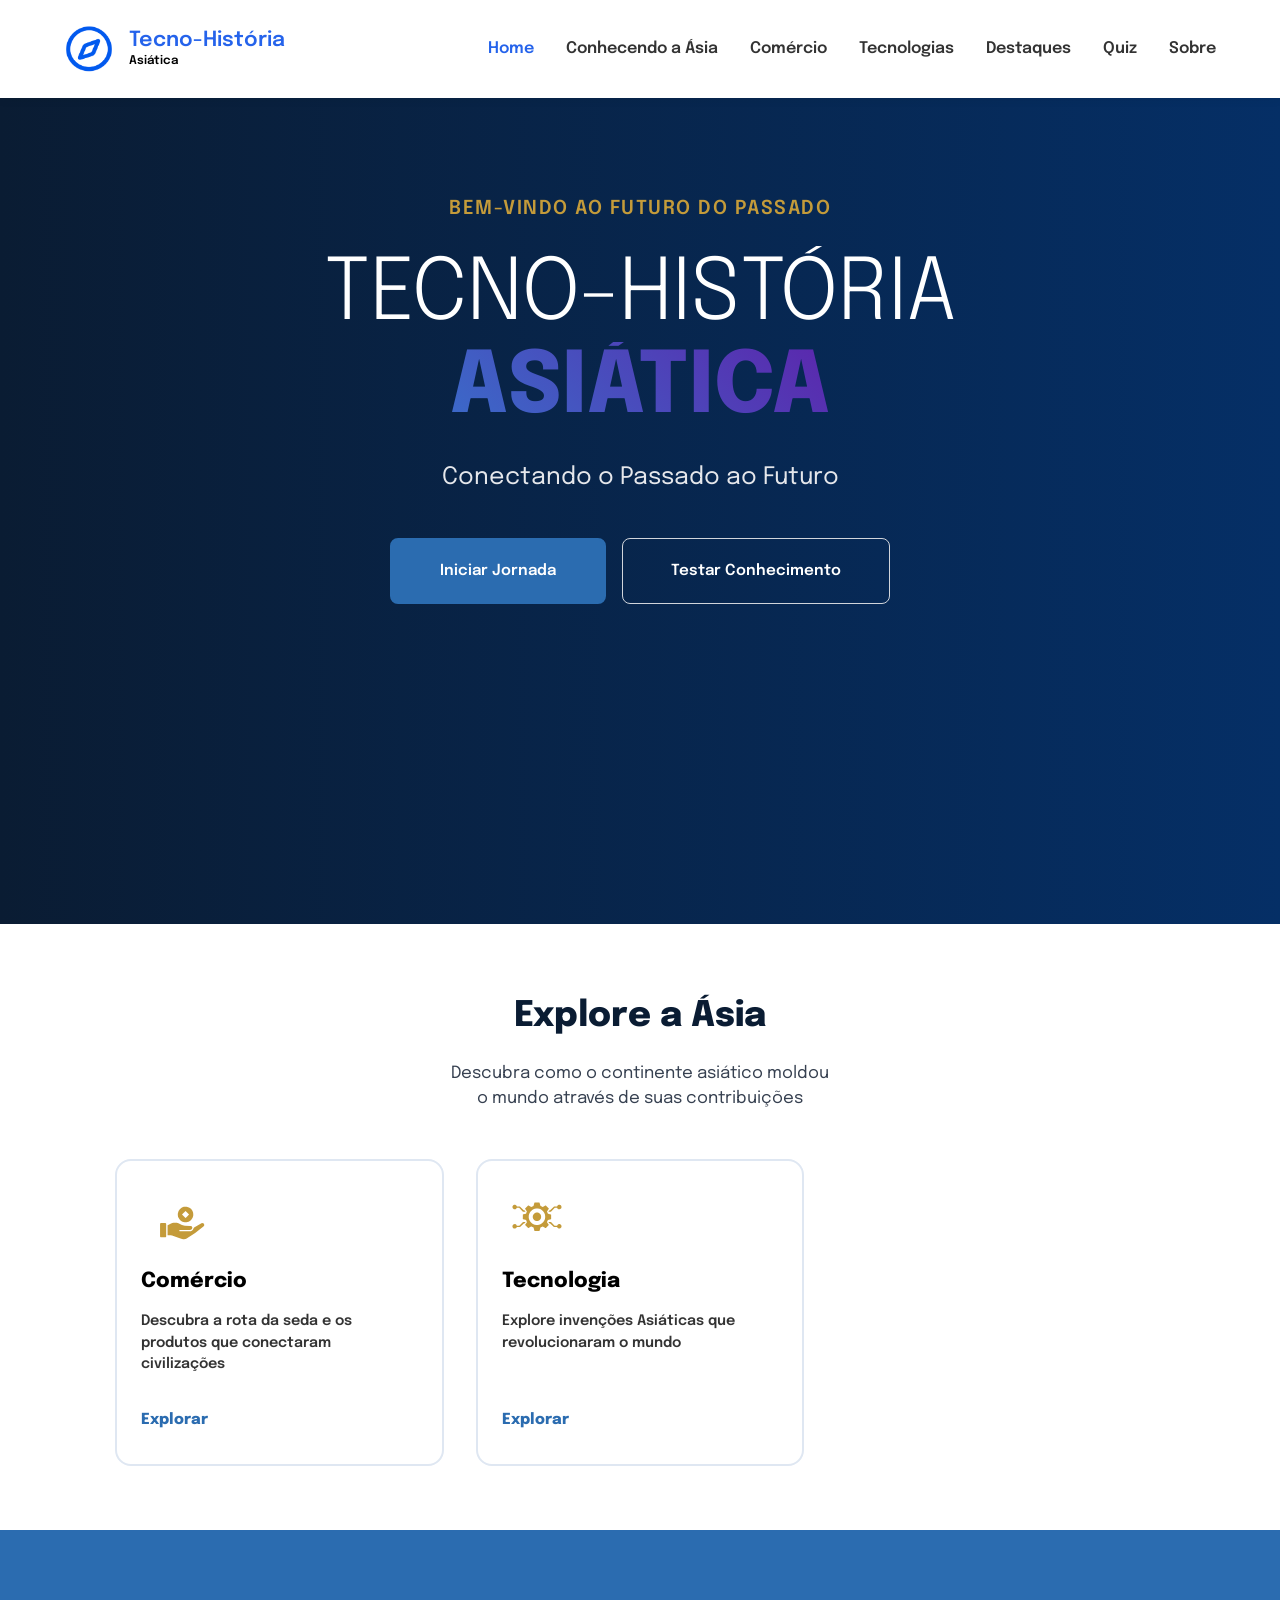
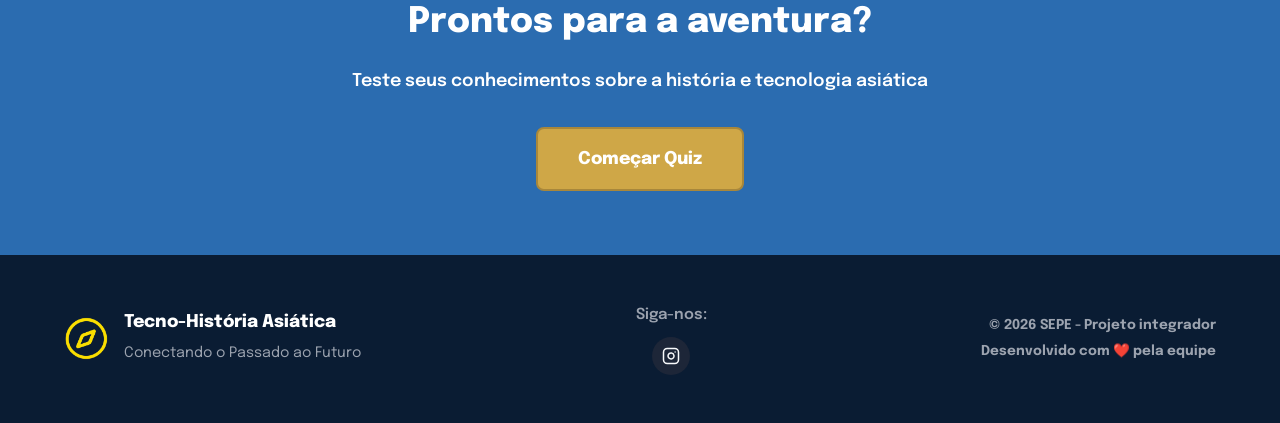
<file: index.html>
<!doctype html>
<html lang="pt-br">
  <head>
    <meta charset="UTF-8" />
    <meta name="viewport" content="width=device-width, initial-scale=1.0" />
    <title>Tecno-História Asiática - Home</title>
    <link rel="stylesheet" href="src/css/reset.css" />
    <link rel="stylesheet" href="src/css/header-footer.css" />
    <link rel="stylesheet" href="src/css/style.css" />
  </head>
  <body>
    <header>
      <a href="index.html">
        <img src="assets/icons/logonew.png" alt="Logo Tecno-História" />
        <h1>
          Tecno-História
          <span>Asiática</span>
        </h1>
      </a>
      <input type="checkbox" id="menu" />
      <label for="menu" class="botao-menu">☰</label>
      <ul>
        <li>
          <a href="index.html" class="atual">Home</a>
        </li>
        <li>
          <a href="src/html/conhecendo.html">Conhecendo a Ásia</a>
        </li>
        <li>
          <a href="src/html/comercio.html">Comércio</a>
        </li>
        <li>
          <a href="src/html/tecnologias.html">Tecnologias</a>
        </li>
        <li>
          <a href="src/html/destaques.html">Destaques</a>
        </li>
        <li>
          <a href="src/html/quiz.html">Quiz</a>
        </li>
        <li>
          <a href="src/html/sobre.html">Sobre</a>
        </li>
      </ul>
    </header>
    <main class="main-home">
      <section class="hero-home">
        <p class="tagline">BEM-VINDO AO FUTURO DO PASSADO</p>
        <h1>
          TECNO-HISTÓRIA
          <span class="highlight">ASIÁTICA</span>
        </h1>
        <p class="hero-subtitle">Conectando o Passado ao Futuro</p>
        <div class="botoes-hero">
          <a href="src/html/conhecendo.html" class="btn btn-primary">Iniciar Jornada</a>
          <a href="src/html/quiz.html" class="btn btn-outline"
            >Testar Conhecimento</a>
        </div>
      </section>
      <section class="explore-secao">
        <h2>Explore a Ásia</h2>
        <p class="explore-desc">
          Descubra como o continente asiático moldou<br />
          o mundo através de suas contribuições
        </p>
        <ul class="grid-explore">
          <li class="card-explore">
            <div class="icon-box">
              <img
                src="assets/icons/icone_comercio_mao_dinheiro_menor.svg"
                alt="comercio"/>
            </div>
            <h3>Comércio</h3>
            <p>
              Descubra a rota da seda e os produtos que conectaram civilizações
            </p>
            <a href="src/html/comercio.html" class="link-explorar">Explorar</a>
          </li>
          <li class="card-explore">
            <div class="icon-box">
              <img
                class="engrenagem"
                src="assets/icons/icone_tecnologia_engrenagem.svg"
                alt="Tecnologia"/>
            </div>
            <h3>Tecnologia</h3>
            <p>Explore invenções Asiáticas que revolucionaram o mundo</p>
            <a href="src/html/tecnologias.html" class="link-explorar"
              >Explorar</a>
          </li>
          <li class="card-explore">
            <div class="icon-box">
              <img
                src="assets/icons/icone_dourado_circulo_estrela_corrigido.svg"
                alt="Destaques"/>
            </div>
            <h3>Destaques</h3>
            <p>Conheça as nações destaques da Àsia</p>
            <a href="src/html/destaques.html" class="link-explorar">Explorar</a>
          </li>
        </ul>
      </section>
      <div class="cta-wrapper">
        <section class="cta-secao">
          <h2>Prontos para a aventura?</h2>
          <p>Teste seus conhecimentos sobre a história e tecnologia asiática</p>
          <a href="src/html/quiz.html" class="btn-quiz">Começar Quiz</a>
        </section>
      </div>
    </main>
    <footer>
      <div class="footer-content">
        <div class="footer-left">
          <img
            src="assets/icons/logo_tellow.png"
            alt="Logo Tecno-História Asiática"/>
          <div>
            <strong>Tecno-História Asiática</strong>
            <p>Conectando o Passado ao Futuro</p>
          </div>
        </div>
        <div class="footer-social">
          <span>Siga-nos:</span>
          <div class="social-icons">
            <a
              href="https://www.instagram.com/tecnohistoria_asiatica?stkn=Y3NwOWZsYmV5bW9r"
              target="_blank"
              rel="noopener noreferrer">
              <svg
                xmlns="http://www.w3.org/2000/svg"
                width="20"
                height="20"
                viewBox="0 0 24 24"
                fill="none"
                stroke="currentColor"
                stroke-width="2"
                stroke-linecap="round"
                stroke-linejoin="round">
                <rect x="2" y="2" width="20" height="20" rx="5" ry="5"></rect>
                <path
                  d="M16 11.37A4 4 0 1 1 12.63 8 4 4 0 0 1 16 11.37z"></path>
                <line x1="17.5" y1="6.5" x2="17.51" y2="6.5"></line>
              </svg>
            </a>
          </div>
        </div>
        <div class="footer-right">
          <p>&copy; 2026 SEPE - Projeto integrador</p>
          <p>Desenvolvido com ❤️ pela equipe</p>
        </div>
      </div>
    </footer>
    <script src="src/js/scrollreveal.min.js"></script>
    <script src="src/js/index.js"></script>
    <script src="src/js/header-footer.js"></script>
  </body>
</html>
</file>
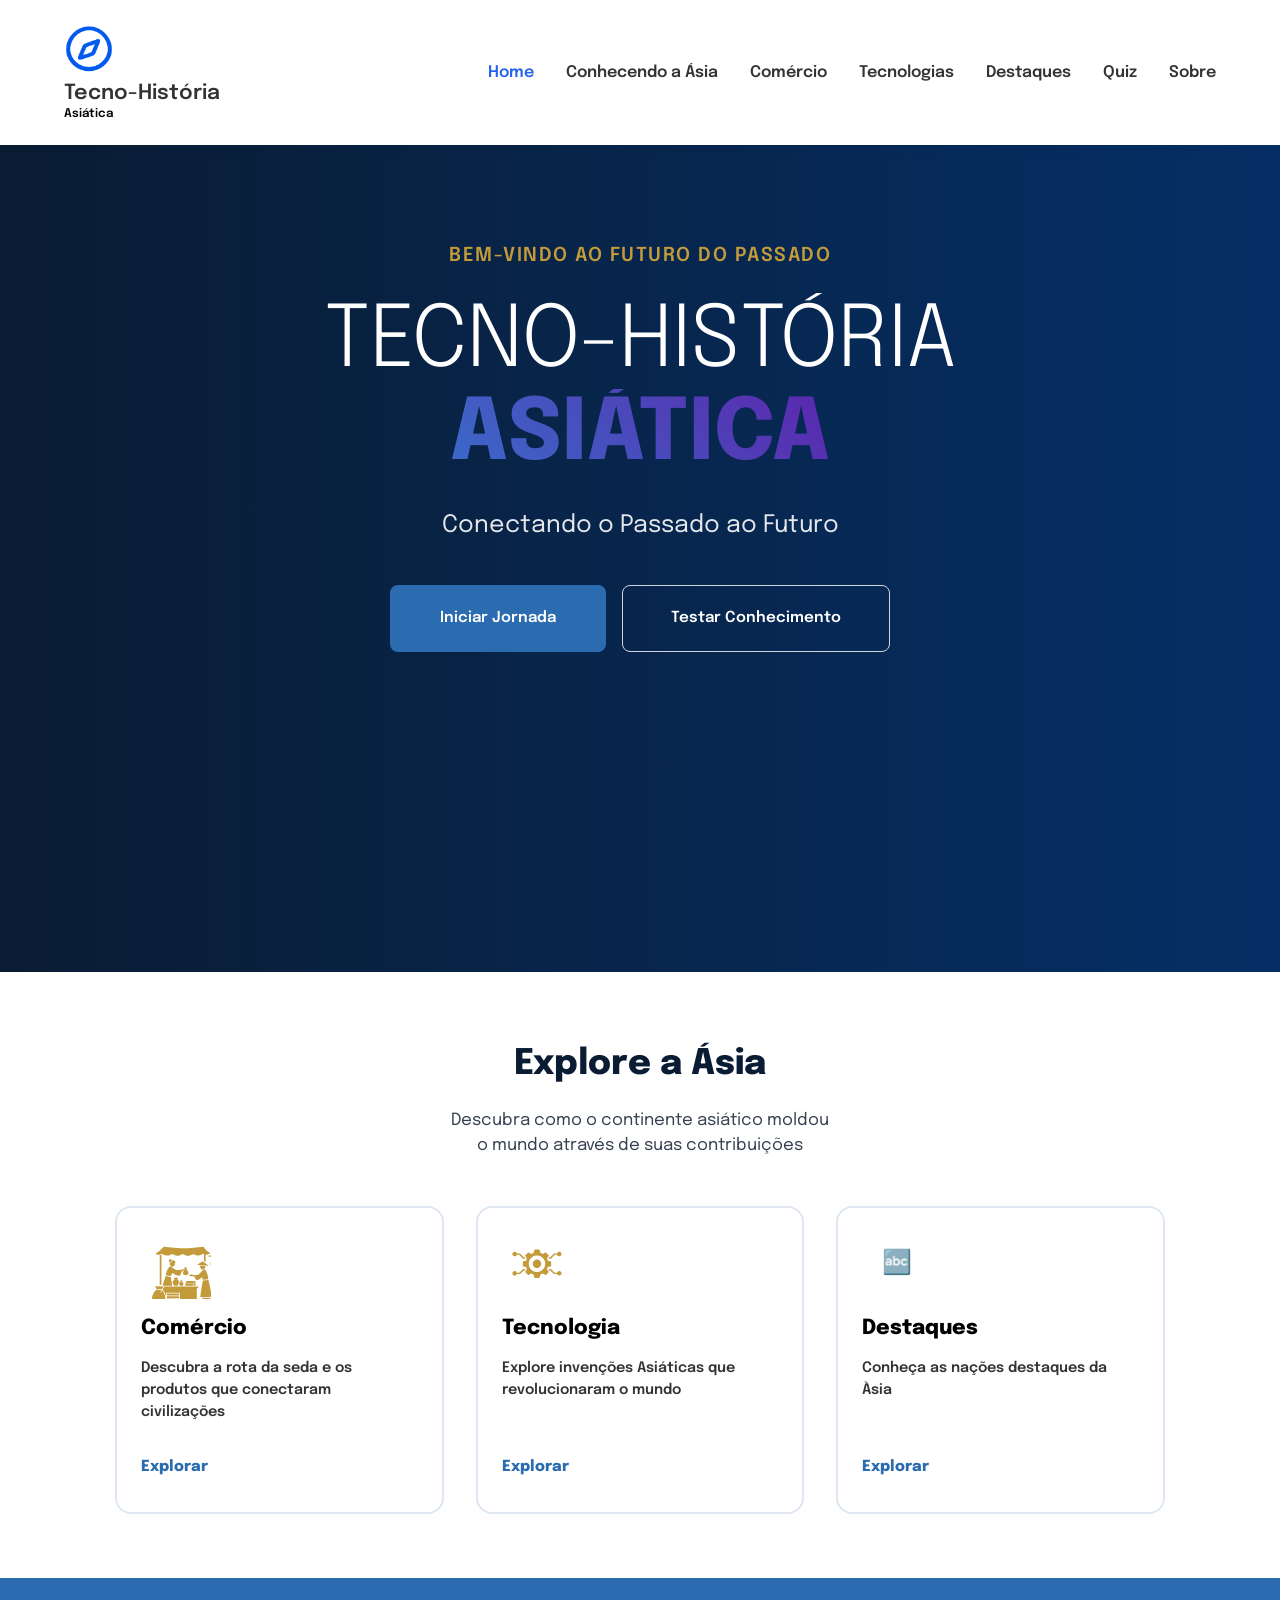
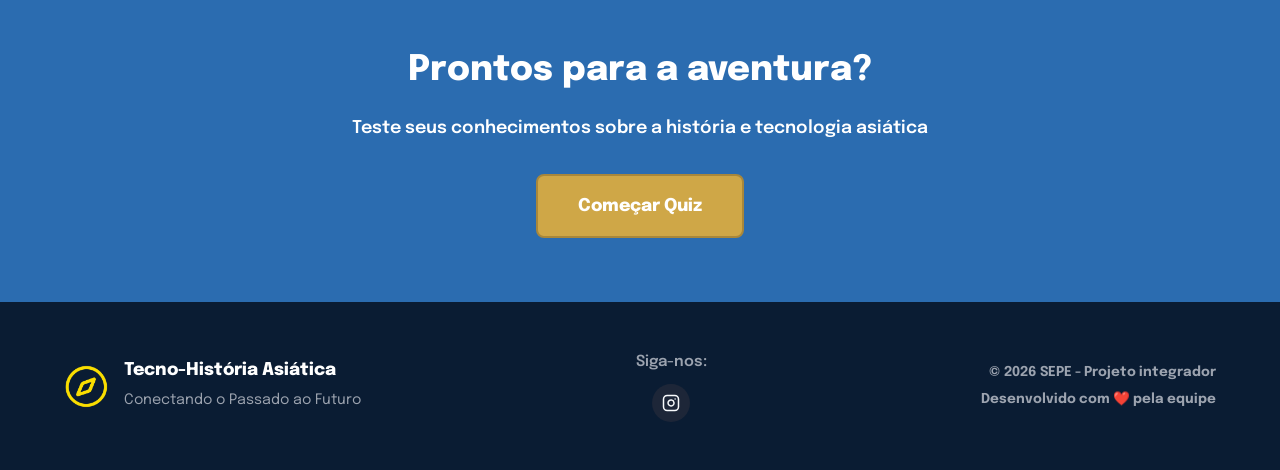
<file: src/html/index.html>
<!DOCTYPE html>
<html lang="pt-br">
<head>
    <meta charset="UTF-8">
    <meta name="viewport" content="width=device-width, initial-scale=1.0">
    <title>Tecno-História Asiática - Home</title>
    <!-- Caminhos dos estilos CSS -->
    <link rel="stylesheet" href="../css/reset.css">
    <link rel="stylesheet" href="../css/header-footer.css">
    <link rel="stylesheet" href="../css/style.css">
</head>
<body>

    <!-- CABEÇALHO -->
  <header>
   <h1>
        <a href="index.html">
            <img src="../../assets/icons/logonew.png" alt="Logo Tecno-História">
            <div>
            Tecno-História
            <span>Asiática</span>
            </div>
        </a>
    </h1>

    <input type="checkbox" id="menu">

    <label for="menu" class="botao-menu">☰</label>

    <ul>
        <li>
            <a href="index.html" class="atual">Home</a>
        </li>

        <li>
            <a href="conhecendo.html">Conhecendo a Ásia</a>
        </li>

        <li>
            <a href="comercio.html">Comércio</a>
        </li>

        <li>
            <a href="tecnologias.html">Tecnologias</a>
        </li>

        <li>
            <a href="destaques.html">Destaques</a>
        </li>

        <li>
            <a href="quiz.html">Quiz</a>
        </li>

        <li>
            <a href="sobre.html">Sobre</a>
        </li>
    </ul>
</header>

    <main class="main-home">
        <!-- SEÇÃO HERO -->
        <section class="hero-home">
            <p class="tagline">BEM-VINDO AO FUTURO DO PASSADO</p>
            <h1>
                TECNO-HISTÓRIA
                <span class="highlight">ASIÁTICA</span>
            </h1>
            <p class="hero-subtitle">Conectando o Passado ao Futuro</p>
            
            <div class="botoes-hero">
                <a href="conhecendo.html" class="btn btn-primary">Iniciar Jornada</a>
                <a href="quiz.html" class="btn btn-outline">Testar Conhecimento</a>
            </div>
        </section>

        <!-- SEÇÃO EXPLORE -->
        <section class="explore-secao">
            <h2>Explore a Ásia</h2>
            <p class="explore-desc">Descubra como o continente asiático moldou<br> o mundo através de suas contribuições</p>

            <div class="grid-explore">
                <!-- Card 1: Comércio -->
                <div class="card-explore">
                    <div class="icon-box">
                        <img src="../../assets/icons/comercio_antigo_icon_svg(1).svg" alt="comercio">
                    </div>
                    <h3>Comércio</h3>
                    <p>Descubra a rota da seda e os produtos que conectaram civilizações</p>
                    <a href="comercio.html" class="link-explorar">Explorar</a>
                </div>

                <!-- Card 2: Tecnologia -->
                <div class="card-explore">
                    <div class="icon-box">
                        <img class="engrenagem" src="../../assets/icons/icone_tecnologia_engrenagem.svg" alt="">
                    </div>
                    <h3>Tecnologia</h3>
                    <p>Explore invenções Asiáticas que revolucionaram o mundo</p>
                    <a href="tecnologias.html" class="link-explorar">Explorar</a>
                </div>

                <!-- Card 3: Linguagem -->
                <div class="card-explore">
                    <div class="icon-box">🔤</div>
                    <h3>Destaques</h3>
                    <p>Conheça as nações destaques da Àsia</p>
                    <a href="destaques.html" class="link-explorar">Explorar</a>
                </div>
            </div>
        </section>

        <!-- SEÇÃO CALL TO ACTION (CTA) -->
        <div class="cta-wrapper">
            <section class="cta-secao">
                <h2>Prontos para a aventura?</h2>
                <p>Teste seus conhecimentos sobre a história e tecnologia asiática</p>
                <a href="quiz.html" class="btn-quiz">Começar Quiz</a>
            </section>
        </div>
    </main>

    <!-- RODAPÉ -->
    <footer>
        <div class="footer-content">
            <div class="footer-left">
                <img src="../../assets/icons/logo_tellow.png" alt="Logo Tecno-História Asiática">
                <div>
                    <strong>Tecno-História Asiática</strong>
                    <p>Conectando o Passado ao Futuro</p>
                </div>
            </div>
            <div class="footer-social">
                <span>Siga-nos:</span>
                <div class="social-icons">
                    <a href="https://www.instagram.com/tecnohistoria_asiatica?stkn=Y3NwOWZsYmV5bW9r" target="_blank" rel="noopener noreferrer" aria-label="Instagram">
                        <svg xmlns="http://www.w3.org/2000/svg" width="20" height="20" viewBox="0 0 24 24" fill="none" stroke="currentColor" stroke-width="2" stroke-linecap="round" stroke-linejoin="round">
                            <rect x="2" y="2" width="20" height="20" rx="5" ry="5"></rect>
                            <path d="M16 11.37A4 4 0 1 1 12.63 8 4 4 0 0 1 16 11.37z"></path>
                            <line x1="17.5" y1="6.5" x2="17.51" y2="6.5"></line>
                        </svg>
                    </a>
                </div>
            </div>
            <div class="footer-right">
                <p>&copy; 2026 SEPE - Projeto integrador</p>
                <p>Desenvolvido com ❤️ pela equipe</p>
            </div>
        </div>
    </footer>
</body>
</html>
</file>
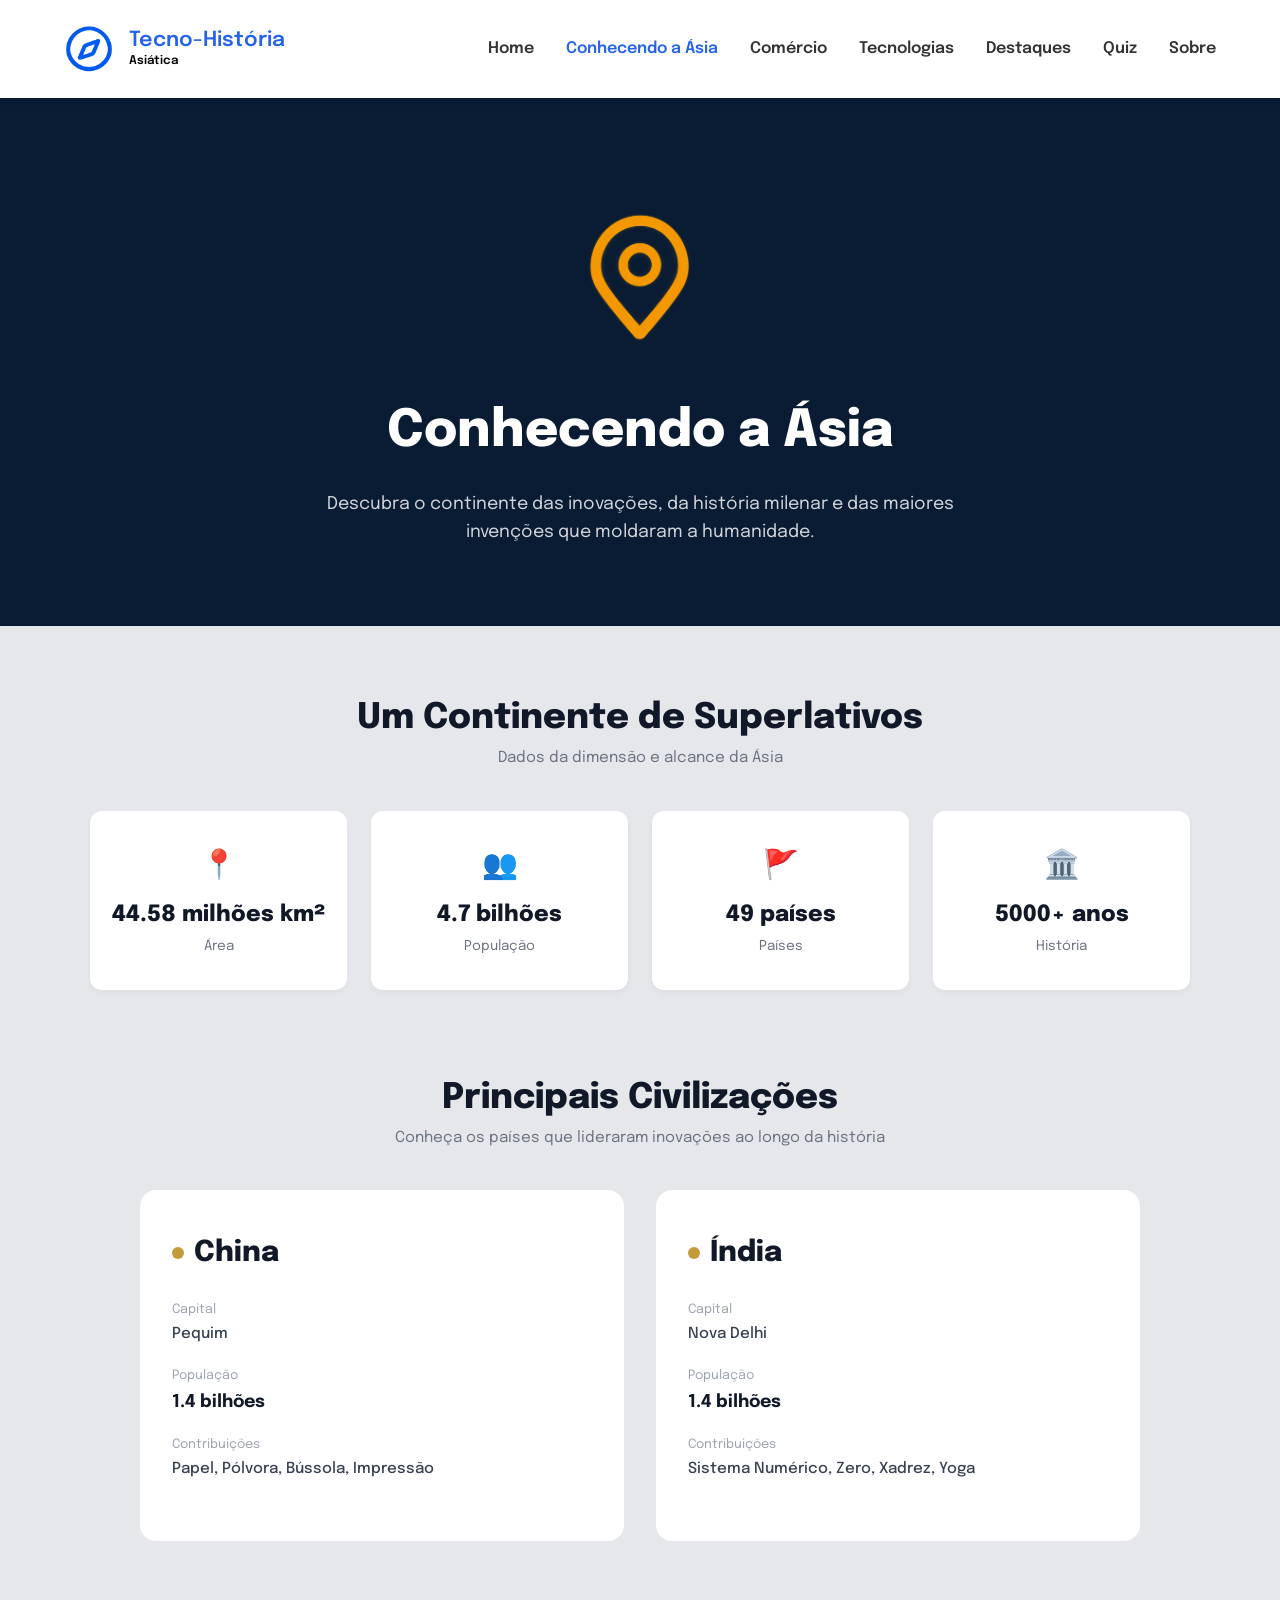
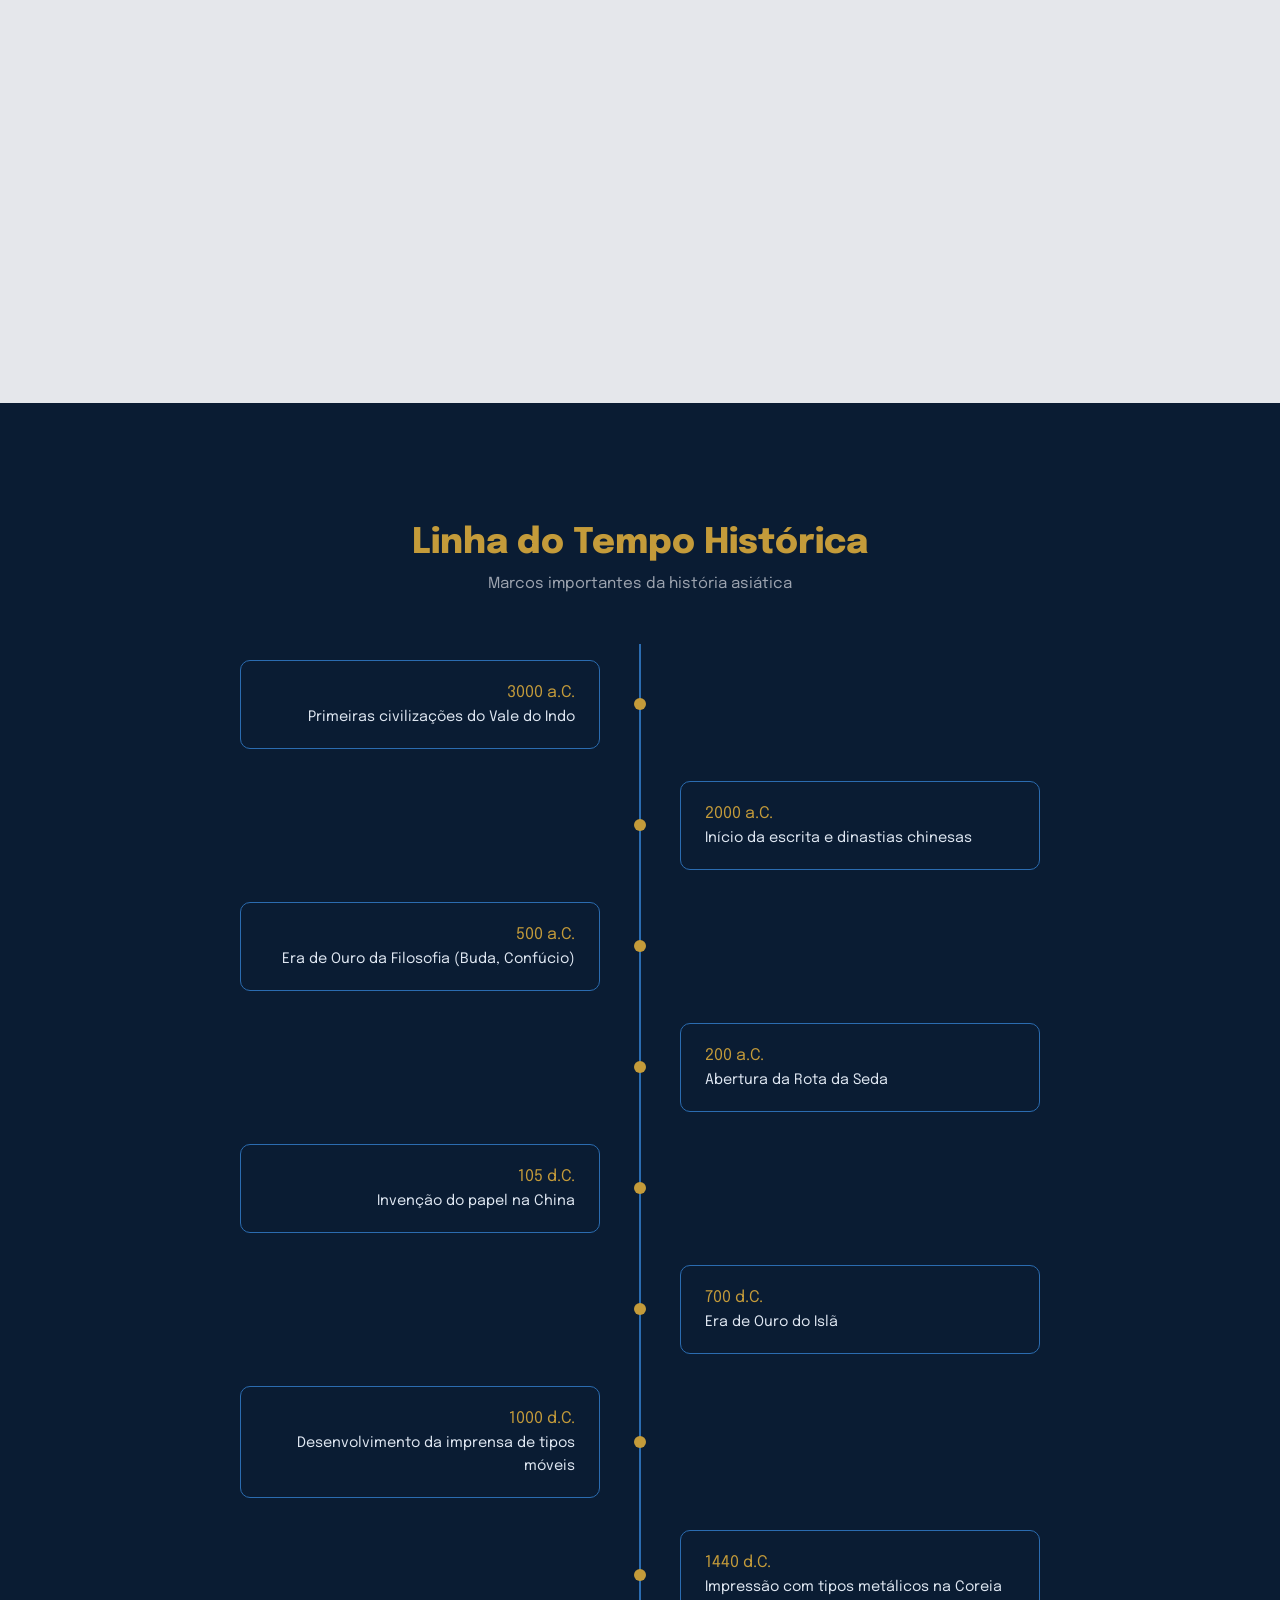
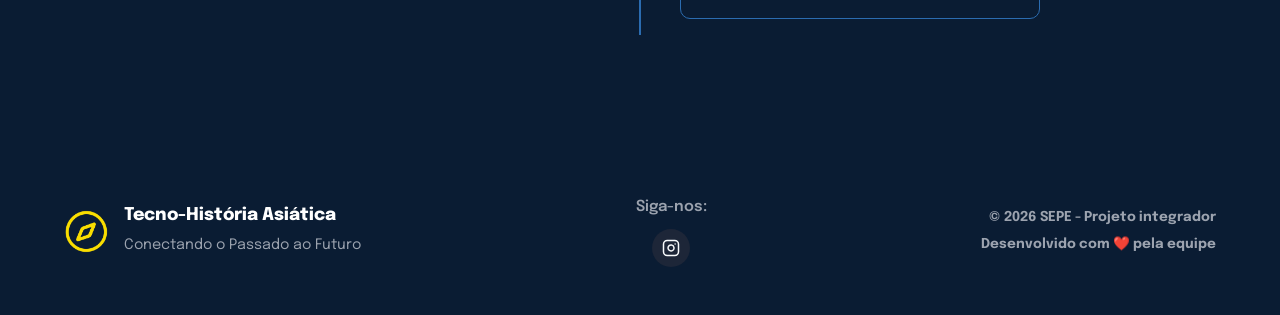
<file: src/html/conhecendo.html>
<!DOCTYPE html>
<html lang="pt-br">
<head>
    <meta charset="UTF-8">
    <meta name="viewport" content="width=device-width, initial-scale=1.0">
    <title>Conhecendo a asia</title>
    <link rel="stylesheet" href="../css/reset.css">
    <link rel="stylesheet" href="../css/header-footer.css">
    <link rel="stylesheet" href="../css/conhecendo.css">
</head>
<body>
    <header>
    <a href="../../index.html">
        <img src="../../assets/icons/logonew.png" alt="Logo Tecno-História">
        <h1>
            Tecno-História
            <span>Asiática</span>
        </h1>
    </a>

    <input type="checkbox" id="menu">
    <label for="menu" class="botao-menu">☰</label>

    <ul>
        <li><a href="../../index.html">Home</a></li>
        <li><a href="conhecendo.html">Conhecendo a Ásia</a></li>
        <li><a href="comercio.html">Comércio</a></li>
        <li><a href="tecnologias.html">Tecnologias</a></li>
        <li><a href="destaques.html">Destaques</a></li>
        <li><a href="quiz.html">Quiz</a></li>
        <li><a href="sobre.html">Sobre</a></li>
    </ul>
</header>
    <main>
        <!-- SEÇÃO HERO - Alterado de h1 para h2 -->
        <section class="hero-conhecendo">
            <div class="hero-icon"></div>
            <img src="../../assets/icons/conhecendo.png" alt="conhecendo">
            <h2>Conhecendo a Ásia</h2>
            <p>Descubra o continente das inovações, da história milenar e das maiores invenções que moldaram a humanidade.</p>
        </section>

        <!-- SEÇÃO SUPERLATIVOS -->
        <section class="superlativos-secao">
            <h2>Um Continente de Superlativos</h2>
            <p class="subtitulo">Dados da dimensão e alcance da Ásia</p>

            <div class="grid-superlativos">
                <div class="card-stat">
                    <div class="icon">📍</div>
                    <h3>44.58 milhões km²</h3>
                    <p>Área</p>
                </div>
                <div class="card-stat">
                    <div class="icon">👥</div>
                    <h3>4.7 bilhões</h3>
                    <p>População</p>
                </div>
                <div class="card-stat">
                    <div class="icon">🚩</div>
                    <h3>49 países</h3>
                    <p>Países</p>
                </div>
                <div class="card-stat">
                    <div class="icon">🏛️</div>
                    <h3>5000+ anos</h3>
                    <p>História</p>
                </div>
            </div>
        </section>

        <!-- SEÇÃO PRINCIPAIS CIVILIZAÇÕES -->
        <section class="civilizacoes-secao">
            <h2>Principais Civilizações</h2>
            <p class="subtitulo">Conheça os países que lideraram inovações ao longo da história</p>

            <div class="grid-civilizacoes">
                <!-- China -->
                <div class="card-civilizacao china">
                    <div class="card-title">
                        <span class="dot red"></span>
                        <h3>China</h3>
                    </div>
                    <div class="info-group">
                        <span class="label">Capital</span>
                        <p>Pequim</p>
                    </div>
                    <div class="info-group">
                        <span class="label">População</span>
                        <p class="destaque">1.4 bilhões</p>
                    </div>
                    <div class="info-group">
                        <span class="label">Contribuições</span>
                        <p>Papel, Pólvora, Bússola, Impressão</p>
                    </div>
                </div>

                <!-- Índia -->
                <div class="card-civilizacao india">
                    <div class="card-title">
                        <span class="dot orange"></span>
                        <h3>Índia</h3>
                    </div>
                    <div class="info-group">
                        <span class="label">Capital</span>
                        <p>Nova Delhi</p>
                    </div>
                    <div class="info-group">
                        <span class="label">População</span>
                        <p class="destaque">1.4 bilhões</p>
                    </div>
                    <div class="info-group">
                        <span class="label">Contribuições</span>
                        <p>Sistema Numérico, Zero, Xadrez, Yoga</p>
                    </div>
                </div>

                <!-- Japão -->
                <div class="card-civilizacao japao">
                    <div class="card-title">
                        <span class="dot pink"></span>
                        <h3>Japão</h3>
                    </div>
                    <div class="info-group">
                        <span class="label">Capital</span>
                        <p>Tóquio</p>
                    </div>
                    <div class="info-group">
                        <span class="label">População</span>
                        <p class="destaque">125 milhões</p>
                    </div>
                    <div class="info-group">
                        <span class="label">Contribuições</span>
                        <p>Tecnologia, Anime, Sushi, Artes Marciais</p>
                    </div>
                </div>

                <!-- Coreia -->
                <div class="card-civilizacao coreia">
                    <div class="card-title">
                        <span class="dot blue"></span>
                        <h3>Coreia</h3>
                    </div>
                    <div class="info-group">
                        <span class="label">Capital</span>
                        <p>Seul</p>
                    </div>
                    <div class="info-group">
                        <span class="label">População</span>
                        <p class="destaque">51 milhões</p>
                    </div>
                    <div class="info-group">
                        <span class="label">Contribuições</span>
                        <p>K-pop, Eletrônicos, Impressão Móvel</p>
                    </div>
                </div>
            </div>
        </section>

        <!-- SEÇÃO LINHA DO TEMPO HISTÓRICA -->
        <section class="linha-tempo-secao">
            <h2>Linha do Tempo Histórica</h2>
            <p class="subtitulo">Marcos importantes da história asiática</p>

            <div class="timeline-container">
                <div class="timeline-line"></div>

                <div class="timeline-item left oculto">
                    <div class="timeline-content">
                        <h3>3000 a.C.</h3>
                        <p>Primeiras civilizações do Vale do Indo</p>
                    </div>
                </div>

                <div class="timeline-item right oculto">
                    <div class="timeline-content">
                        <h3>2000 a.C.</h3>
                        <p>Início da escrita e dinastias chinesas</p>
                    </div>
                </div>

                <div class="timeline-item left oculto">
                    <div class="timeline-content">
                        <h3>500 a.C.</h3>
                        <p>Era de Ouro da Filosofia (Buda, Confúcio)</p>
                    </div>
                </div>

                <div class="timeline-item right oculto">
                    <div class="timeline-content">
                        <h3>200 a.C.</h3>
                        <p>Abertura da Rota da Seda</p>
                    </div>
                </div>

                <div class="timeline-item left oculto">
                    <div class="timeline-content">
                        <h3>105 d.C.</h3>
                        <p>Invenção do papel na China</p>
                    </div>
                </div>

                <div class="timeline-item right oculto">
                    <div class="timeline-content">
                        <h3>700 d.C.</h3>
                        <p>Era de Ouro do Islã</p>
                    </div>
                </div>

                <div class="timeline-item left oculto">
                    <div class="timeline-content">
                        <h3>1000 d.C.</h3>
                        <p>Desenvolvimento da imprensa de tipos móveis</p>
                    </div>
                </div>

                <div class="timeline-item right oculto">
                    <div class="timeline-content">
                        <h3>1440 d.C.</h3>
                        <p>Impressão com tipos metálicos na Coreia</p>
                    </div>
                </div>
            </div>
        </section>
    </main>

    <!-- RODAPÉ PADRÃO -->
    <footer>
        <div class="footer-content">
            <div class="footer-left">
                <img src="../../assets/icons/logo_tellow.png" alt="Logo Tecno-História Asiática">
                <div>
                    <strong>Tecno-História Asiática</strong>
                    <p>Conectando o Passado ao Futuro</p>
                </div>
            </div>
            <div class="footer-social">
                <span>Siga-nos:</span>
                <div class="social-icons">
                    <a href="https://www.instagram.com/tecnohistoria_asiatica?stkn=Y3NwOWZsYmV5bW9r" target="_blank" rel="noopener noreferrer" aria-label="Instagram">
                        <svg xmlns="http://www.w3.org/2000/svg" width="20" height="20" viewBox="0 0 24 24" fill="none" stroke="currentColor" stroke-width="2" stroke-linecap="round" stroke-linejoin="round">
                            <rect x="2" y="2" width="20" height="20" rx="5" ry="5"></rect>
                            <path d="M16 11.37A4 4 0 1 1 12.63 8 4 4 0 0 1 16 11.37z"></path>
                            <line x1="17.5" y1="6.5" x2="17.51" y2="6.5"></line>
                        </svg>
                    </a>
                </div>
            </div>
            <div class="footer-right">
                <p>&copy; 2026 SEPE - Projeto integrador</p>
                <p>Desenvolvido com ❤️ pela equipe</p>
            </div>
        </div>
    </footer>

    <!-- SCRIPT DE ANIMAÇÃO DA LINHA DO TEMPO -->
    <script>
        document.addEventListener("DOMContentLoaded", function() {
            const observer = new IntersectionObserver((entradas) => {
                entradas.forEach((entrada) => {
                    if (entrada.isIntersecting) {
                        entrada.target.classList.add('mostrar');
                    }
                });
            }, { 
                threshold: 0.2
            });

            const eventos = document.querySelectorAll('.oculto');
            eventos.forEach((evento) => observer.observe(evento));
        });
    </script>
    
    
    <script src="../js/scrollreveal.min.js"></script>
    <script src="../js/conhecendo.js"></script>
    <script src="../js/header-footer.js"></script>
    <script src="../js/correcaoAutomatica.js"></script>
</body>
</html>
</file>
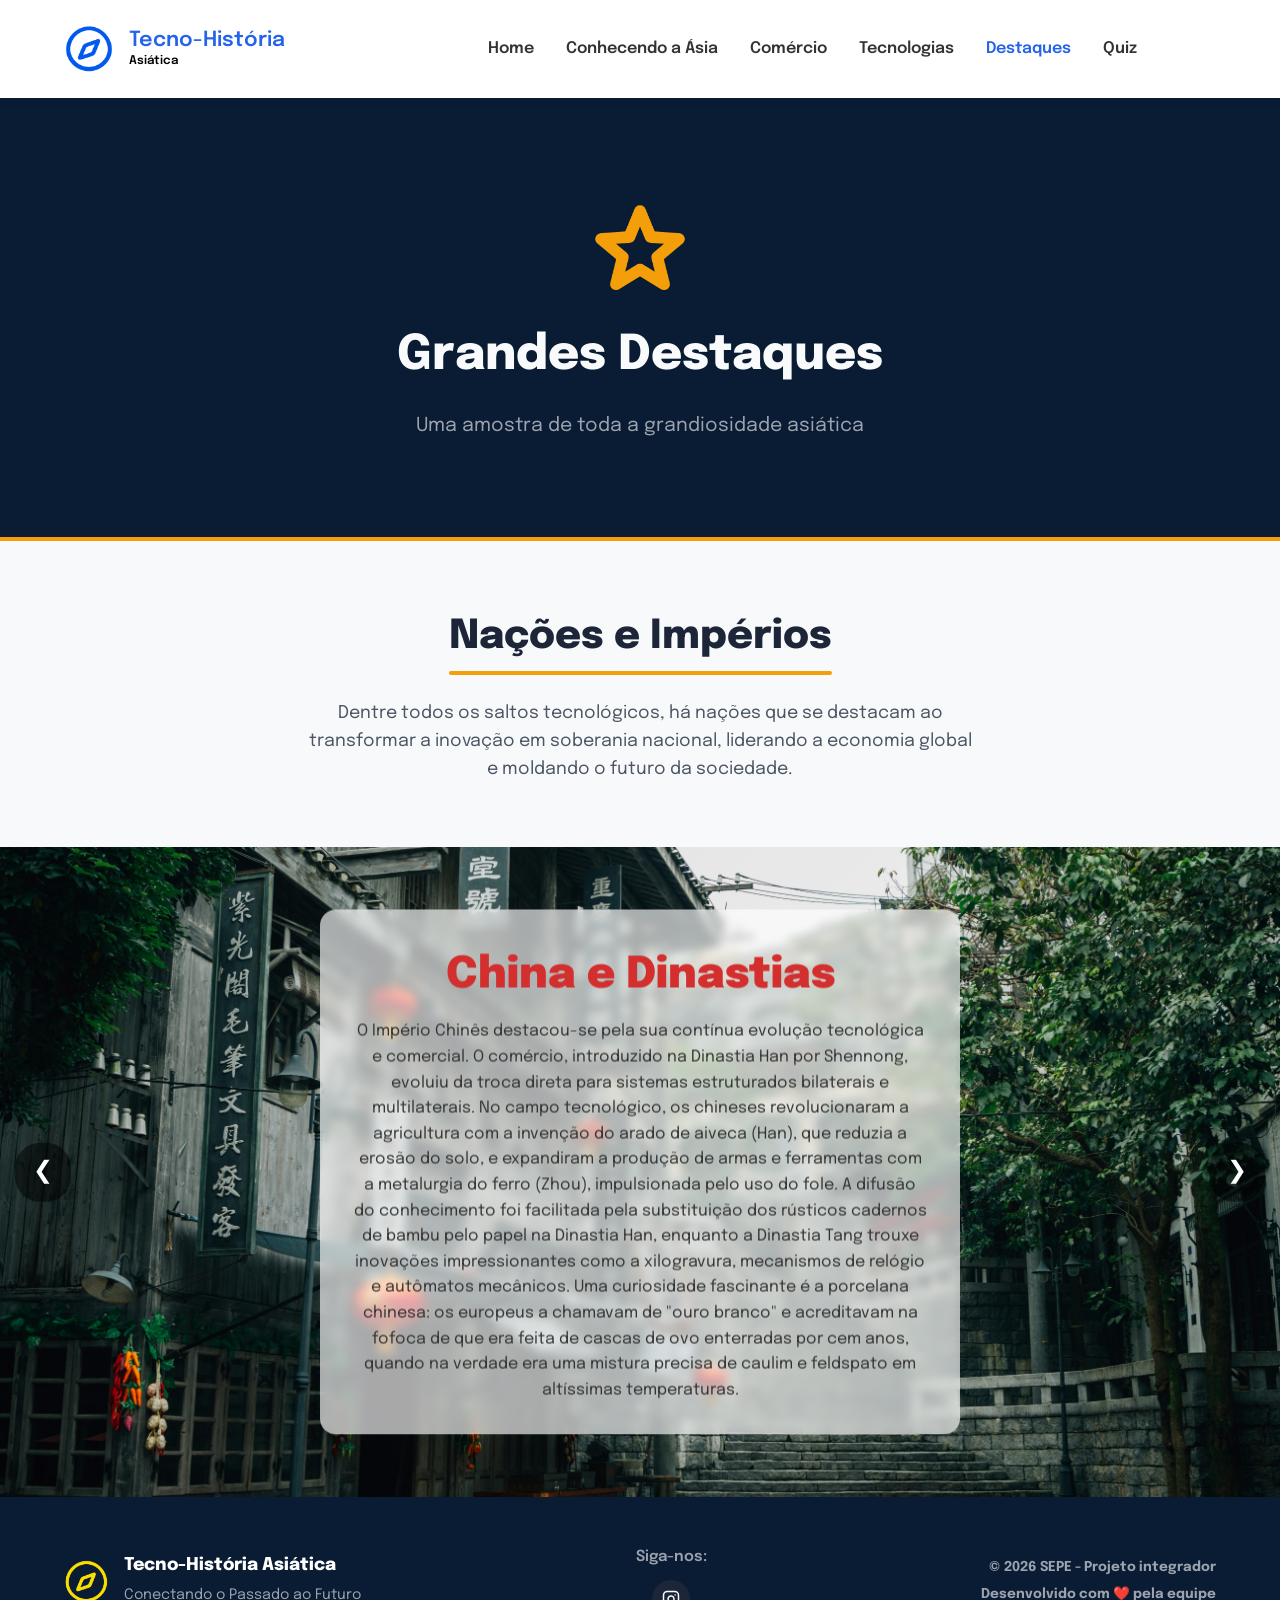
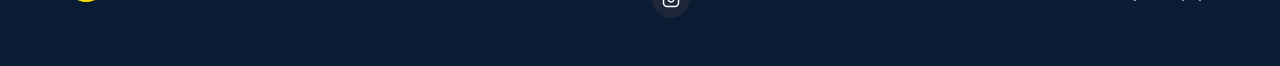
<file: src/html/destaques.html>
<!DOCTYPE html>
<html lang="pt-br">
<head>
    <meta charset="UTF-8">
    <meta name="viewport" content="width=device-width, initial-scale=1.0">
    <title>Tecno-História Asiática - Destaques</title>
    <link rel="stylesheet" href="../css/reset.css">
    <link rel="stylesheet" href="../css/header-footer.css">
    <link rel="stylesheet" href="../css/destaques.css">
</head>
<body>
   <header>
    <a href="../../index.html">
        <img src="../../assets/icons/logonew.png" alt="Logo Tecno-História">
        <h1>
            Tecno-História
            <span>Asiática</span>
        </h1>
    </a>

    <input type="checkbox" id="menu">
    <label for="menu" class="botao-menu">☰</label>

    <ul>
        <li><a href="../../index.html">Home</a></li>
        <li><a href="conhecendo.html">Conhecendo a Ásia</a></li>
        <li><a href="comercio.html">Comércio</a></li>
        <li><a href="tecnologias.html">Tecnologias</a></li>
        <li><a href="destaques.html">Destaques</a></li>
        <li><a href="quiz.html">Quiz</a></li>
        <li><a href="sobre.html">Sobre</a></li>
    </ul>
</header>

    <main>
        <!-- BANNER TOPO -->
        <section class="banner">
            <div class="banner-content">
                <img src="../../assets/icons/estrela.png" alt="estrela">
                <h2>Grandes Destaques</h2>
                <p>Uma amostra de toda a grandiosidade asiática</p>
            </div>
        </section>

        <!-- CONTEÚDO PRINCIPAL: NAÇÕES E IMPÉRIOS -->
            <div class="nacoes-intro">
                <h3>Nações e Impérios</h3>
                <p>Dentre todos os saltos tecnológicos, há nações que se destacam ao transformar a inovação em soberania nacional, liderando a economia global e moldando o futuro da sociedade.</p>
            </div>

            
                <!-- Império Chinês -->
                <section class="carrosel">
                    <button class="carrosel-btn prev" onclick="moveSlide(-1)">&#10094;</button>
                    <button class="carrosel-btn next" onclick="moveSlide(1)">&#10095;</button>
                    <div class="slide active">
                        <img src="../../assets/icons/china.jpg" alt="China e Dinastias">
                     <div class="overlay-card">
                        <h4>China e Dinastias</h4>
                        <p>O Império Chinês destacou-se pela sua contínua evolução tecnológica e comercial. O comércio, introduzido na Dinastia Han por Shennong, evoluiu da troca direta para sistemas estruturados bilaterais e multilaterais. No campo tecnológico, os chineses revolucionaram a agricultura com a invenção do arado de aiveca (Han), que reduzia a erosão do solo, e expandiram a produção de armas e ferramentas com a metalurgia do ferro (Zhou), impulsionada pelo uso do fole. A difusão do conhecimento foi facilitada pela substituição dos rústicos cadernos de bambu pelo papel na Dinastia Han, enquanto a Dinastia Tang trouxe inovações impressionantes como a xilogravura, mecanismos de relógio e autômatos mecânicos. Uma curiosidade fascinante é a porcelana chinesa: os europeus a chamavam de "ouro branco" e acreditavam na fofoca de que era feita de cascas de ovo enterradas por cem anos, quando na verdade era uma mistura precisa de caulim e feldspato em altíssimas temperaturas.</p>
                     </div>
                </div>

                    <div class="slide">
                        <img src="../../assets/icons/mongolia.jpg" alt="Império Mongol">
                        <div class="overlay-card">
                            <h4>Império Mongol</h4>
                            <p>O Império Mongol representa o ponto central de referência na linha do tempo asiática, dividindo a história da região em períodos pré-mongol, domínio mongol e pós-mongol. O grande marco inicial dessa nação ocorreu no Kurultai de 1206, uma assembleia monumental de tribos nômades onde Temujin conseguiu unificar a estepe e foi coroado com o título de Genghis Khan, o Soberano Universal. A partir desse momento, o império iniciou um período de consolidação que culminaria na Pax Mongólica, uma era de estabilidade que facilitou o contato entre diferentes povos e pavimentou o caminho para as dinâmicas políticas e comerciais que só encontrariam seu desfecho regional com a Queda de Constantinopla.</p>
                        </div>
                    </div>

                    <div class="slide">
                        <img src="../../assets/icons/persa.jpg" alt="Império Persa">
                      <div class="overlay-card">
                        <h4>Império Persa</h4>
                        <p>O Império Persa construiu uma forte economia baseada no comércio e na integração de seus territórios. Ao estabelecerem uma moeda única, facilitaram a troca de produtos como cevada, uvas, gergelim e linho, transportados pelas boas estradas do Império Aquemênida ou por rotas de comércio marítimo. A engenharia persa era excepcionalmente avançada para a época: na agricultura, criaram os Qanats, que eram engenhosos túneis subterrâneos capazes de trazer água de aquíferos para regiões áridas sem sofrer evaporação. Também foram pioneiros na refrigeração com os Badgirs, torres que captavam brisas e funcionavam como um ar-condicionado rústico. Militarmente, o rei contava com a guarda de elite dos "Imortais", composta por exatos 10.000 soldados; o segredo era que qualquer baixa era reposta no mesmo dia, criando a lenda aterrorizante de que nunca morriam.</p>
                      </div>
                    </div>

                    <div class="slide">
                        <img src="../../assets/icons/otomano.jpg" alt="Império Otomano">
                      <div class="overlay-card">
                        <h4>Império Otomano</h4>
                        <p>O Império Otomano prosperou ao dominar as rotas comerciais que conectavam o Oriente e o Ocidente, transformando cidades como Istambul, Bursa e Edirne em grandes polos de especiarias, seda e cerâmica. Essa economia era sustentada por impostos eficientes e pelo sistema de timar, que concedia terras em troca de serviços civis e militares. Na tecnologia e ciência, os otomanos realizaram grandes feitos: Piri Reis revolucionou a geografia com seus mapas precisos, a medicina adotou o integralismo curativo e preventivo, e o engenheiro Taqi al-Din criou avançados relógios astronômicos mecânicos com sistema de alarme. O poder bélico da nação culminou na Queda de Constantinopla em 1453, evento marcado pelo uso do gigantesco Canhão de Basílica, uma arma tão poderosa e que aquecia tanto que só podia ser disparada sete vezes ao dia para não destruir a si mesma.</p>
                      </div>
                    </div>
                </section>
    </main>

    <!-- RODAPÉ PADRÃO -->
    <footer>
        <div class="footer-content">
            <div class="footer-left">
                <img src="../../assets/icons/logo_tellow.png" alt="Logo Tecno-História Asiática">
                <div>
                    <strong>Tecno-História Asiática</strong>
                    <p>Conectando o Passado ao Futuro</p>
                </div>
            </div>
            <div class="footer-social">
                <span>Siga-nos:</span>
                <div class="social-icons">
                    <a href="https://www.instagram.com/tecnohistoria_asiatica?stkn=Y3NwOWZsYmV5bW9r" target="_blank" rel="noopener noreferrer" aria-label="Instagram">
                        <svg xmlns="http://www.w3.org/2000/svg" width="20" height="20" viewBox="0 0 24 24" fill="none" stroke="currentColor" stroke-width="2" stroke-linecap="round" stroke-linejoin="round">
                            <rect x="2" y="2" width="20" height="20" rx="5" ry="5"></rect>
                            <path d="M16 11.37A4 4 0 1 1 12.63 8 4 4 0 0 1 16 11.37z"></path>
                            <line x1="17.5" y1="6.5" x2="17.51" y2="6.5"></line>
                        </svg>
                    </a>
                </div>
            </div>
            <div class="footer-right">
                <p>&copy; 2026 SEPE - Projeto integrador</p>
                <p>Desenvolvido com ❤️ pela equipe</p>
            </div>
        </div>
    </footer>
    	
    <script src="../js/scrollreveal.min.js"></script>
    <script src="../js/destaques.js"></script>
    <script src="../js/header-footer.js"></script>
    <script src="../js/correcaoAutomatica.js"></script>
</body>
</html>
</file>
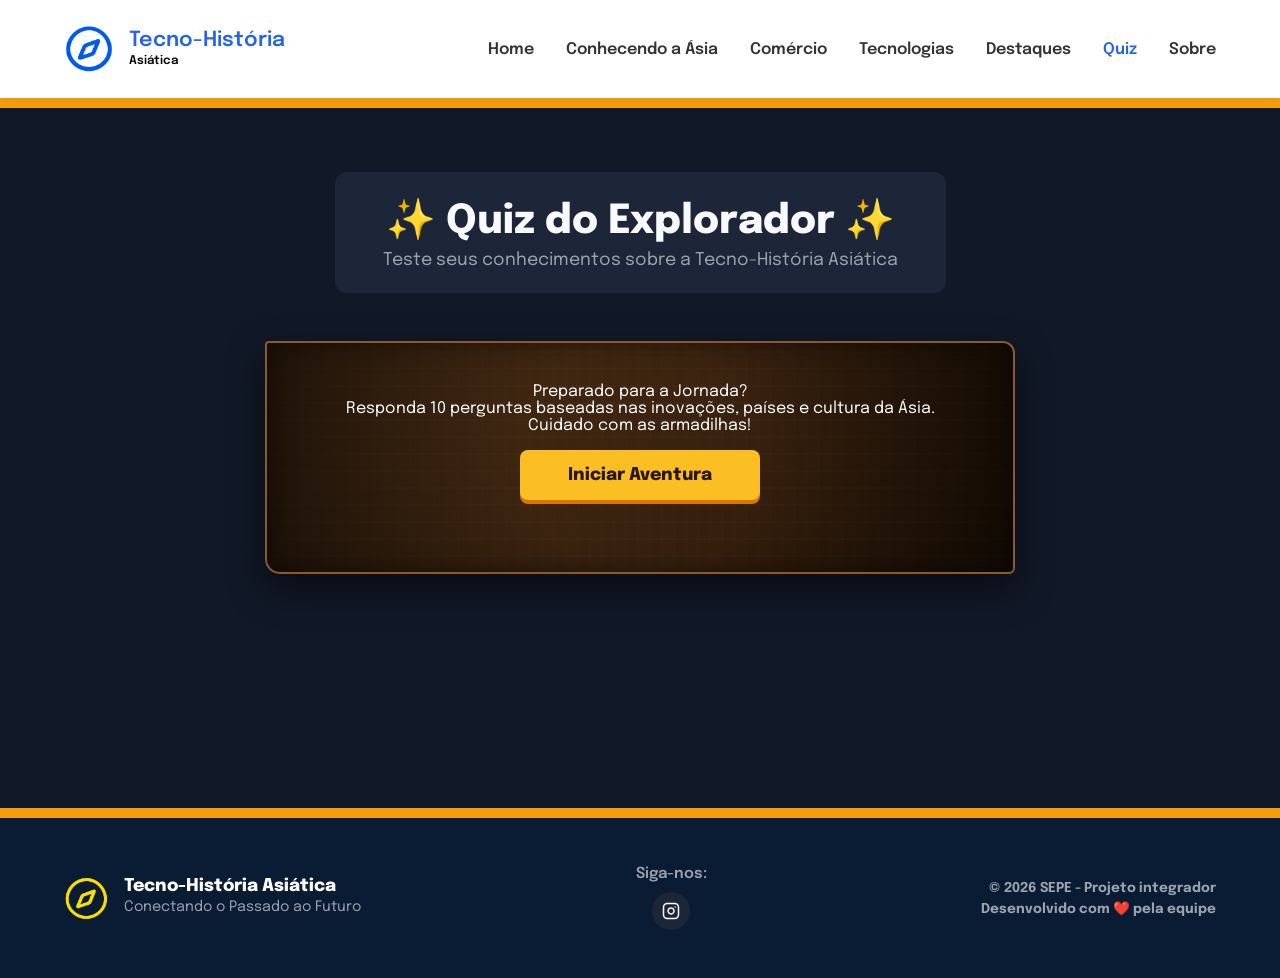
<file: src/html/quiz.html>
<!DOCTYPE html>
<html lang="pt-br">
<head>
    <meta charset="UTF-8">
    <meta name="viewport" content="width=device-width, initial-scale=1.0">
    <title>Tecno-História Asiática - Quiz do Explorador</title>
    <link rel="stylesheet" href="../css/reset.css">
    <link rel="stylesheet" href="../css/header-footer.css">
    <link rel="stylesheet" href="../css/quiz.css">
</head>
<body>
   <header>
    <a href="../../index.html">
		<img src="../../assets/icons/logonew.png" alt="Logo Tecno-História">
        <h1>
            Tecno-História
            <span>Asiática</span>
        </h1>
    </a>
    <input type="checkbox" id="menu">
    <label for="menu" class="botao-menu">☰</label>
    <ul>
        <li><a href="../../index.html">Home</a></li>
        <li><a href="conhecendo.html">Conhecendo a Ásia</a></li>
        <li><a href="comercio.html">Comércio</a></li>
        <li><a href="tecnologias.html">Tecnologias</a></li>
        <li><a href="destaques.html">Destaques</a></li>
        <li><a href="quiz.html">Quiz</a></li>
        <li><a href="sobre.html">Sobre</a></li>
    </ul>
</header>
    <main class="main-quiz">
        <div class="quiz-content-wrapper">
            <div class="quiz-title-box">
                <h1>✨ Quiz do Explorador ✨</h1>
                <p>Teste seus conhecimentos sobre a Tecno-História Asiática</p>
            </div>
            <section class="quiz-card" id="quiz-card">
                <div id="start-screen" class="quiz-screen active">
                    <h2>Preparado para a Jornada?</h2>
                    <p>Responda 10 perguntas baseadas nas inovações, países e cultura da Ásia. Cuidado com as armadilhas!</p>
                    <button id="btn-start" class="btn-primary-quiz">Iniciar Aventura</button>
                </div>
                <!-- TELA DE PERGUNTAS -->
                <div id="question-screen" class="quiz-screen hidden">
                    <div class="quiz-header-info">
                        <span id="question-counter" class="info-text">Pergunta 1 de 10</span>
                        <span id="score-display" class="info-text">Pontuação: 0</span>
                    </div>
                    <div class="progress-bar-container">
                        <div id="progress-fill" class="progress-fill"></div>
                    </div>
                    <h3 id="question-text">Qual país inventou o papel?</h3>
                    <div id="options-container" class="options-grid">
                    </div>
                    <!-- CAIXA DE EXPLICAÇÃO -->
                    <div id="explanation-box" class="explanation-box hidden">
                        <h4>Você Sabia?</h4>
                        <p id="explanation-text"></p>
                    </div>
                    <div class="next-btn-container">
                        <button id="btn-next" class="btn-primary-quiz hidden">Próxima</button>
                    </div>
                </div>
                <!-- TELA DE RESULTADO -->
                <div id="result-screen" class="quiz-screen hidden">
                    <h2 id="result-title">Fim da Expedição!</h2>
                    <p id="result-message">Você completou o Quiz do Explorador.</p>
                    <div class="score-circle">
                        <span id="final-score">0</span>
                        <span>/ 10</span>
                    </div>
                    <button id="btn-restart" class="btn-primary-quiz">Tentar Novamente</button>
                </div>
            </section>
        </div>
        <div class="white-band"></div>
    </main>
     <footer>
        <div class="footer-content">
            <div class="footer-left">
                <img src="../../assets/icons/logo_tellow.png" alt="Logo Tecno-História Asiática">
                <div>
                    <strong>Tecno-História Asiática</strong>
                    <p>Conectando o Passado ao Futuro</p>
                </div>
            </div>
            <div class="footer-social">
                <span>Siga-nos:</span>
                <div class="social-icons">
                    <a href="https://www.instagram.com/tecnohistoria_asiatica" target="_blank" rel="noopener noreferrer" aria-label="Instagram">
                        <svg xmlns="http://www.w3.org/2000/svg" width="20" height="20" viewBox="0 0 24 24" fill="none" stroke="currentColor" stroke-width="2" stroke-linecap="round" stroke-linejoin="round">
                            <rect x="2" y="2" width="20" height="20" rx="5" ry="5"></rect>
                            <path d="M16 11.37A4 4 0 1 1 12.63 8 4 4 0 0 1 16 11.37z"></path>
                            <line x1="17.5" y1="6.5" x2="17.51" y2="6.5"></line>
                        </svg>
                    </a>
                </div>
            </div>
            <div class="footer-right">
                <p>&copy; 2026 SEPE - Projeto integrador</p>
                <p>Desenvolvido com ❤️ pela equipe</p>
            </div>
        </div>
    </footer>
    <script src="../js/scrollreveal.min.js"></script>
    <script src="../js/quiz.js"></script>
    <script src="../js/header-footer.js"></script>
    <script src="../js/correcaoAutomatica.js"></script>
</body>
</html>
</file>
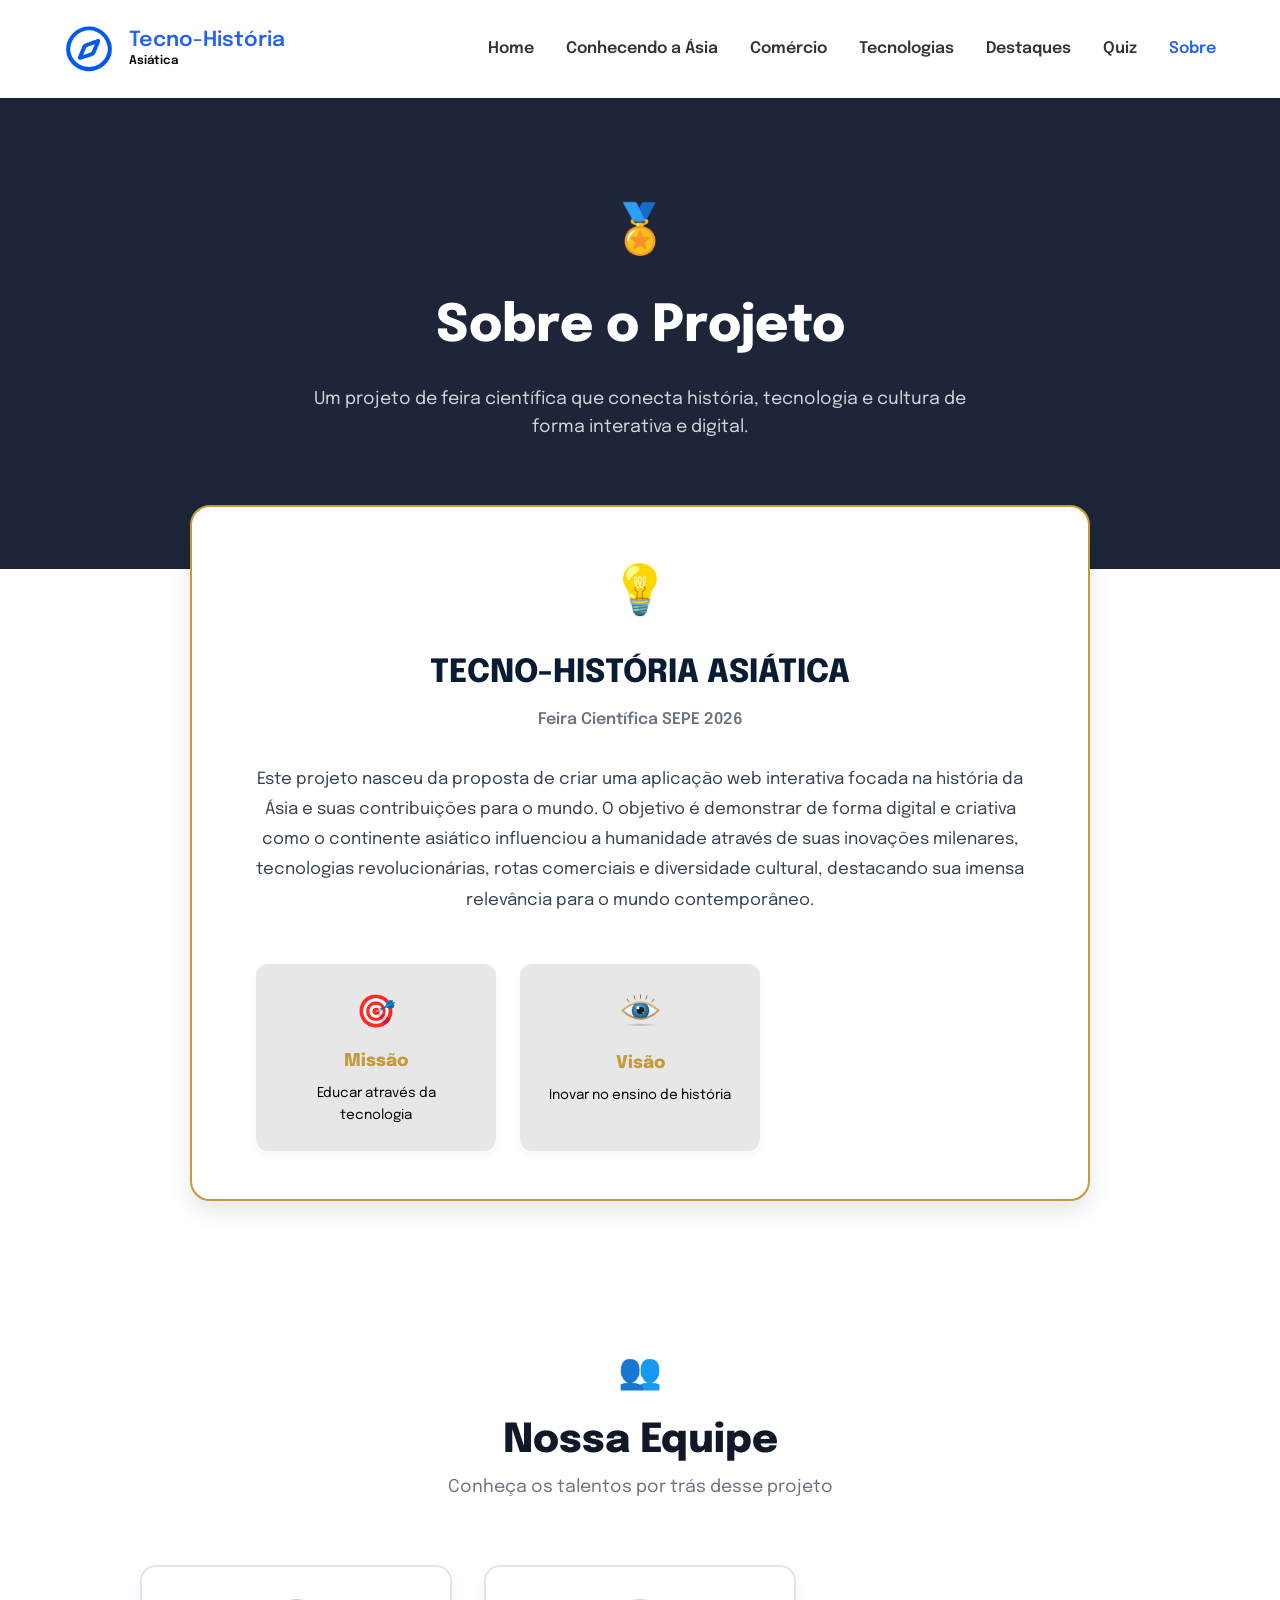
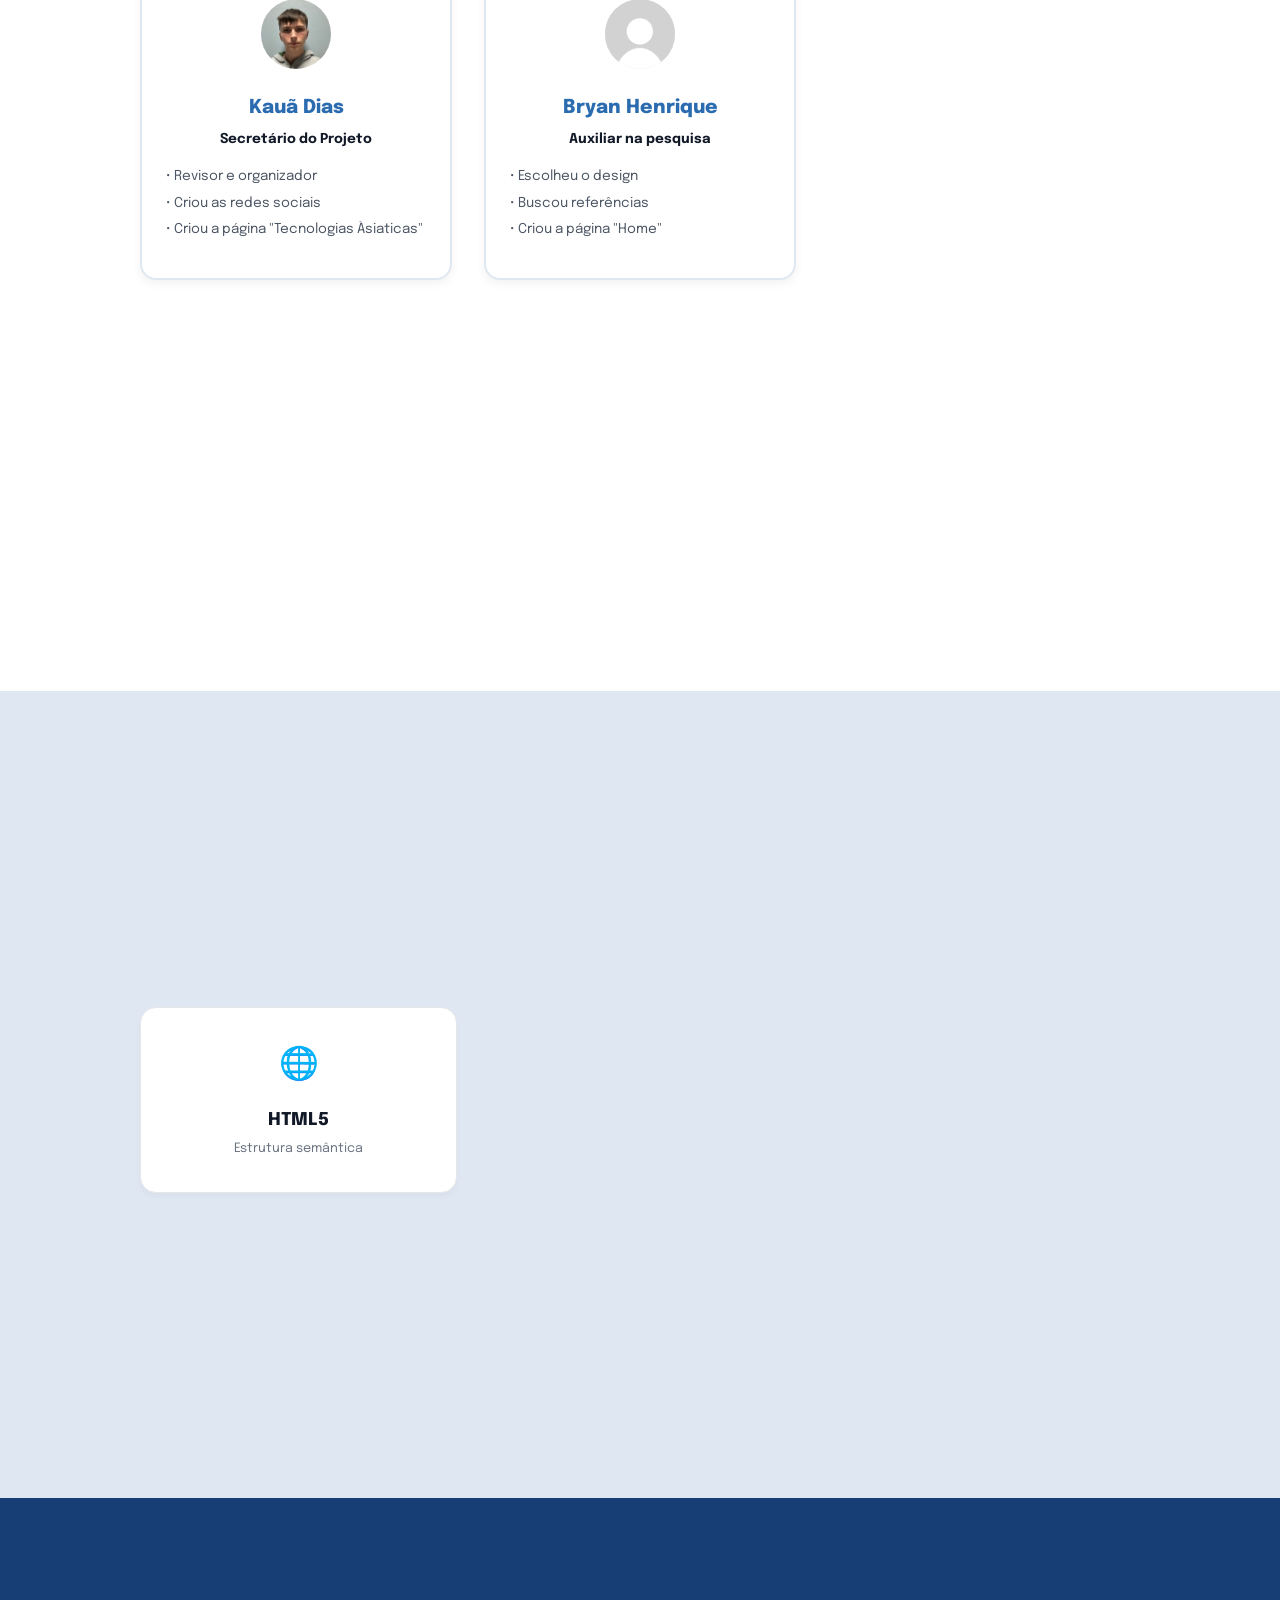
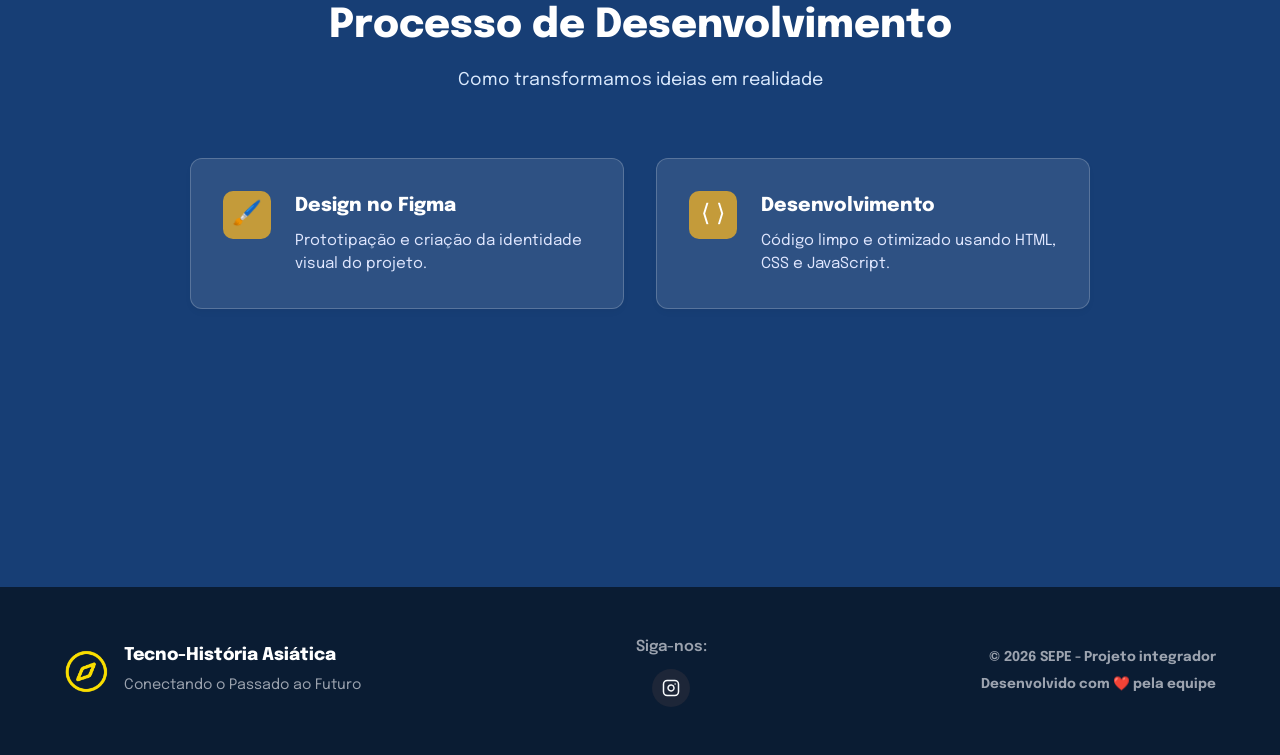
<file: src/html/sobre.html>
<!DOCTYPE html>
<html lang="pt-br">
<head>
    <meta charset="UTF-8">
    <meta name="viewport" content="width=device-width, initial-scale=1.0">
    <title>Tecno-História Asiática - Sobre o Projeto</title>
    <link rel="stylesheet" href="../css/reset.css">
    <link rel="stylesheet" href="../css/header-footer.css">
    <link rel="stylesheet" href="../css/sobre.css">
</head>
<body>
   <header>
        <a href="../../index.html">
        <img src="../../assets/icons/logonew.png" alt="Logo Tecno-História">
        <h1>
            Tecno-História
            <span>Asiática</span>
        </h1>
    </a>

    <input type="checkbox" id="menu">
    <label for="menu" class="botao-menu">☰</label>

    <ul>
        <li><a href="../../index.html">Home</a></li>
        <li><a href="conhecendo.html">Conhecendo a Ásia</a></li>
        <li><a href="comercio.html">Comércio</a></li>
        <li><a href="tecnologias.html">Tecnologias</a></li>
        <li><a href="destaques.html">Destaques</a></li>
        <li><a href="quiz.html">Quiz</a></li>
        <li><a href="sobre.html">Sobre</a></li>
    </ul>
</header>
 
     <main class="main-sobre">
        <!-- SEÇÃO HERO SOBRE -->
        <section class="hero-sobre">
            <div class="hero-icon">🏅</div>
            <h2>Sobre o Projeto</h2>
            <p>Um projeto de feira científica que conecta história, tecnologia e cultura de forma interativa e digital.</p>
        </section>

        <!-- SEÇÃO INFORMAÇÕES DO PROJETO -->
        <section class="info-projeto-secao">
            <div class="card-projeto">
                <div class="icon-projeto">💡</div>
                <h2>TECNO-HISTÓRIA ASIÁTICA</h2>
                <p class="subtitle-projeto">Feira Científica SEPE 2026</p>
                
                <p class="texto-projeto">
                    Este projeto nasceu da proposta de criar uma aplicação web interativa focada na história da Ásia e suas contribuições para o mundo. O objetivo é demonstrar de forma digital e criativa como o continente asiático influenciou a humanidade através de suas inovações milenares, tecnologias revolucionárias, rotas comerciais e diversidade cultural, destacando sua imensa relevância para o mundo contemporâneo.
                </p>

                <div class="badges-container">
                    <div class="badge missao">
                        <span class="badge-icon">🎯</span>
                        <h3>Missão</h3>
                        <p>Educar através da tecnologia</p>
                    </div>
                    <div class="badge visao">
                        <img src="../../assets/icons/visao.svg" alt="visão" class="img" width="45">
                        <h3>Visão</h3>
                        <p>Inovar no ensino de história</p>
                    </div>
                    <div class="badge valores">
                        <span class="badge-icon">💡</span>
                        <h3>Valores</h3>
                        <p>Criatividade e excelência</p>
                    </div>
                </div>
            </div>
        </section>

        <!-- SEÇÃO NOSSA EQUIPE -->
        <section class="equipe-secao">
            <div class="icon-section">👥</div>
            <h2>Nossa Equipe</h2>
            <p class="subtitle-section">Conheça os talentos por trás desse projeto</p>

            <div class="grid-equipe">
                <div class="card-membro azul">
                    <div class="foto-placeholder">
                        <img src="../../assets/icons/kaua.jpg" alt="Kauã Dias">
                    </div>
                    <h3>Kauã Dias</h3>
                    <p class="cargo">Secretário do Projeto</p>
                    <ul>
                        <li>• Revisor e organizador</li>
                        <li>• Criou as redes sociais</li>
                        <li>• Criou a página "Tecnologias Àsiaticas"</li>
                    </ul>
                </div>
                <div class="card-membro amarelo">
                    <div class="foto-placeholder">
                        <img src="../../assets/icons/anonimo.jpg" alt="Bryan Henrique">
                    </div>
                    <h3>Bryan Henrique</h3>
                    <p class="cargo">Auxiliar na pesquisa</p>
                    <ul>
                        <li>• Escolheu o design</li>
                        <li>• Buscou referências</li>
                        <li>• Criou a página "Home"</li>
                    </ul>
                </div>

                <div class="card-membro vermelho">
                    <div class="foto-placeholder">
                        <img src="../../assets/icons/gustavo.jpg" alt="Gustavo Schmitz">
                    </div>
                    <h3>Gustavo Schmitz</h3>
                    <p class="cargo">Realizou a pesquisa</p>
                    <ul>
                        <li>• Criador de artigos</li>
                        <li>• Líder de frentes</li>
                        <li>• Organizou o GitHub</li>
                    </ul>
                </div>

                <div class="card-membro verde">
                    <div class="foto-placeholder">
                        <img src="../../assets/icons/anonimo.jpg" alt="Davi Lucas">
                    </div>
                    <h3>Davi Lucas</h3>
                    <p class="cargo">Aux. Resumo/Pesquisa</p>
                    <ul>
                        <li>• Busca por inovações</li>
                        <li>• Foco nas civilizações</li>
                        <li>• Criou a página "Sobre"</li>
                    </ul>
                </div>

                <div class="card-membro roxo">
                    <div class="foto-placeholder">
                        <img src="../../assets/icons/david.jpg" alt="David Delucca">
                    </div>
                    <h3>David Deluca</h3>
                    <p class="cargo">Aux. Resumo/Pesquisa</p>
                    <ul>
                        <li>• Apoio em conteúdos</li>
                        <li>• Apoio no desing</li>
                        <li>• Criou a página "Conhecendo a Àsia"</li>
                    </ul>
                </div>
                <div class="card-membro rosa">
                    <div class="foto-placeholder">
                        <img src="../../assets/icons/heitor.jpg" alt="Heitor Lisboa">
                    </div>
                    <h3>Heitor Lisboa</h3>
                    <p class="cargo">Aux. Resumo/Pesquisa</p>
                    <ul>
                        <li>• Apoio em conteúdos</li>
                        <li>• Auxilio na pesquisa</li>
                        <li>• Criou a página "Comércio Àsiatico"</li>
                    </ul>
                </div>
            </div>
        </section>

        <!-- SEÇÃO TECNOLOGIAS -->
        <section class="tecnologias-secao">
            <div class="icon-section">⟨ ⟩</div>
            <h2>Tecnologias Utilizadas</h2>
            <p class="subtitle-section">Ferramentas modernas para criar experiências incríveis</p>

            <div class="grid-tecnologias">
                <div class="card-tech">
                    <div class="tech-icon azul-claro">🌐</div>
                    <h3>HTML5</h3>
                    <p>Estrutura semântica</p>
                </div>
                <div class="card-tech">
                    <div class="tech-icon rosa-claro">🎨</div>
                    <h3>CSS3</h3>
                    <p>Estilos e design system</p>
                </div>
                <div class="card-tech">
                    <div class="tech-icon amarelo-claro">⚡</div>
                    <h3>JavaScript</h3>
                    <p>Interatividade</p>
                </div>
                <div class="card-tech">
                    <div class="tech-icon azul-marinho">🌊</div>
                    <h3>ScrollReveal</h3>
                    <p>Animações fluidas no scroll</p>
                </div>
                <div class="card-tech">
                    <div class="tech-icon preto">💻</div>
                    <h3>GitHub</h3>
                    <p>Versionamento</p>
                </div>
                <div class="card-tech">
                    <div class="tech-icon laranja-claro">🖌️</div>
                    <h3>Figma</h3>
                    <p>Prototipação e design</p>
                </div>
            </div>
        </section>

        <!-- SEÇÃO PROCESSO DE DESENVOLVIMENTO -->
        <section class="processo-secao">
            <h2>Processo de Desenvolvimento</h2>
            <p class="subtitle-processo">Como transformamos ideias em realidade</p>

            <div class="grid-processo">
                <div class="card-processo">
                    <div class="icon-processo">🖌️</div>
                    <div>
                        <h3>Design no Figma</h3>
                        <p>Prototipação e criação da identidade visual do projeto.</p>
                    </div>
                </div>
                
                <div class="card-processo">
                    <div class="icon-processo">⟨ ⟩</div>
                    <div>
                        <h3>Desenvolvimento</h3>
                        <p>Código limpo e otimizado usando HTML, CSS e JavaScript.</p>
                    </div>
                </div>

                <div class="card-processo">
                    <div class="icon-processo">🐙</div>
                    <div>
                        <h3>Versionamento</h3>
                        <p>Controle de versão e colaboração através do GitHub.</p>
                    </div>
                </div>

                <div class="card-processo">
                    <div class="icon-processo">💡</div>
                    <div>
                        <h3>Inovação</h3>
                        <p>Construção da interface com tecnologia de ponta.</p>
                    </div>
                </div>
            </div>
        </section>
    </main>
    <!-- RODAPÉ PADRÃO -->
    <footer>
        <div class="footer-content">
            <div class="footer-left">
                <img src="../../assets/icons/logo_tellow.png" alt="Logo Tecno-História Asiática">
                <div>
                    <strong>Tecno-História Asiática</strong>
                    <p>Conectando o Passado ao Futuro</p>
                </div>
            </div>
            <div class="footer-social">
                <span>Siga-nos:</span>
                <div class="social-icons">
                    <a href="https://www.instagram.com/tecnohistoria_asiatica?stkn=Y3NwOWZsYmV5bW9r" target="_blank" rel="noopener noreferrer" aria-label="Instagram">
                        <svg xmlns="http://www.w3.org/2000/svg" width="20" height="20" viewBox="0 0 24 24" fill="none" stroke="currentColor" stroke-width="2" stroke-linecap="round" stroke-linejoin="round">
                            <rect x="2" y="2" width="20" height="20" rx="5" ry="5"></rect>
                            <path d="M16 11.37A4 4 0 1 1 12.63 8 4 4 0 0 1 16 11.37z"></path>
                            <line x1="17.5" y1="6.5" x2="17.51" y2="6.5"></line>
                        </svg>
                    </a>
                </div>
            </div>
            <div class="footer-right">
                <p>&copy; 2026 SEPE - Projeto integrador</p>
                <p>Desenvolvido com ❤️ pela equipe</p>
            </div>
        </div>
    </footer>
    <script src="../js/scrollreveal.min.js"></script>
    <script src="../js/sobre.js"></script>
    <script src="../js/header-footer.js"></script>
    <script src="../js/correcaoAutomatica.js"></script>
</body>
</html>
</file>
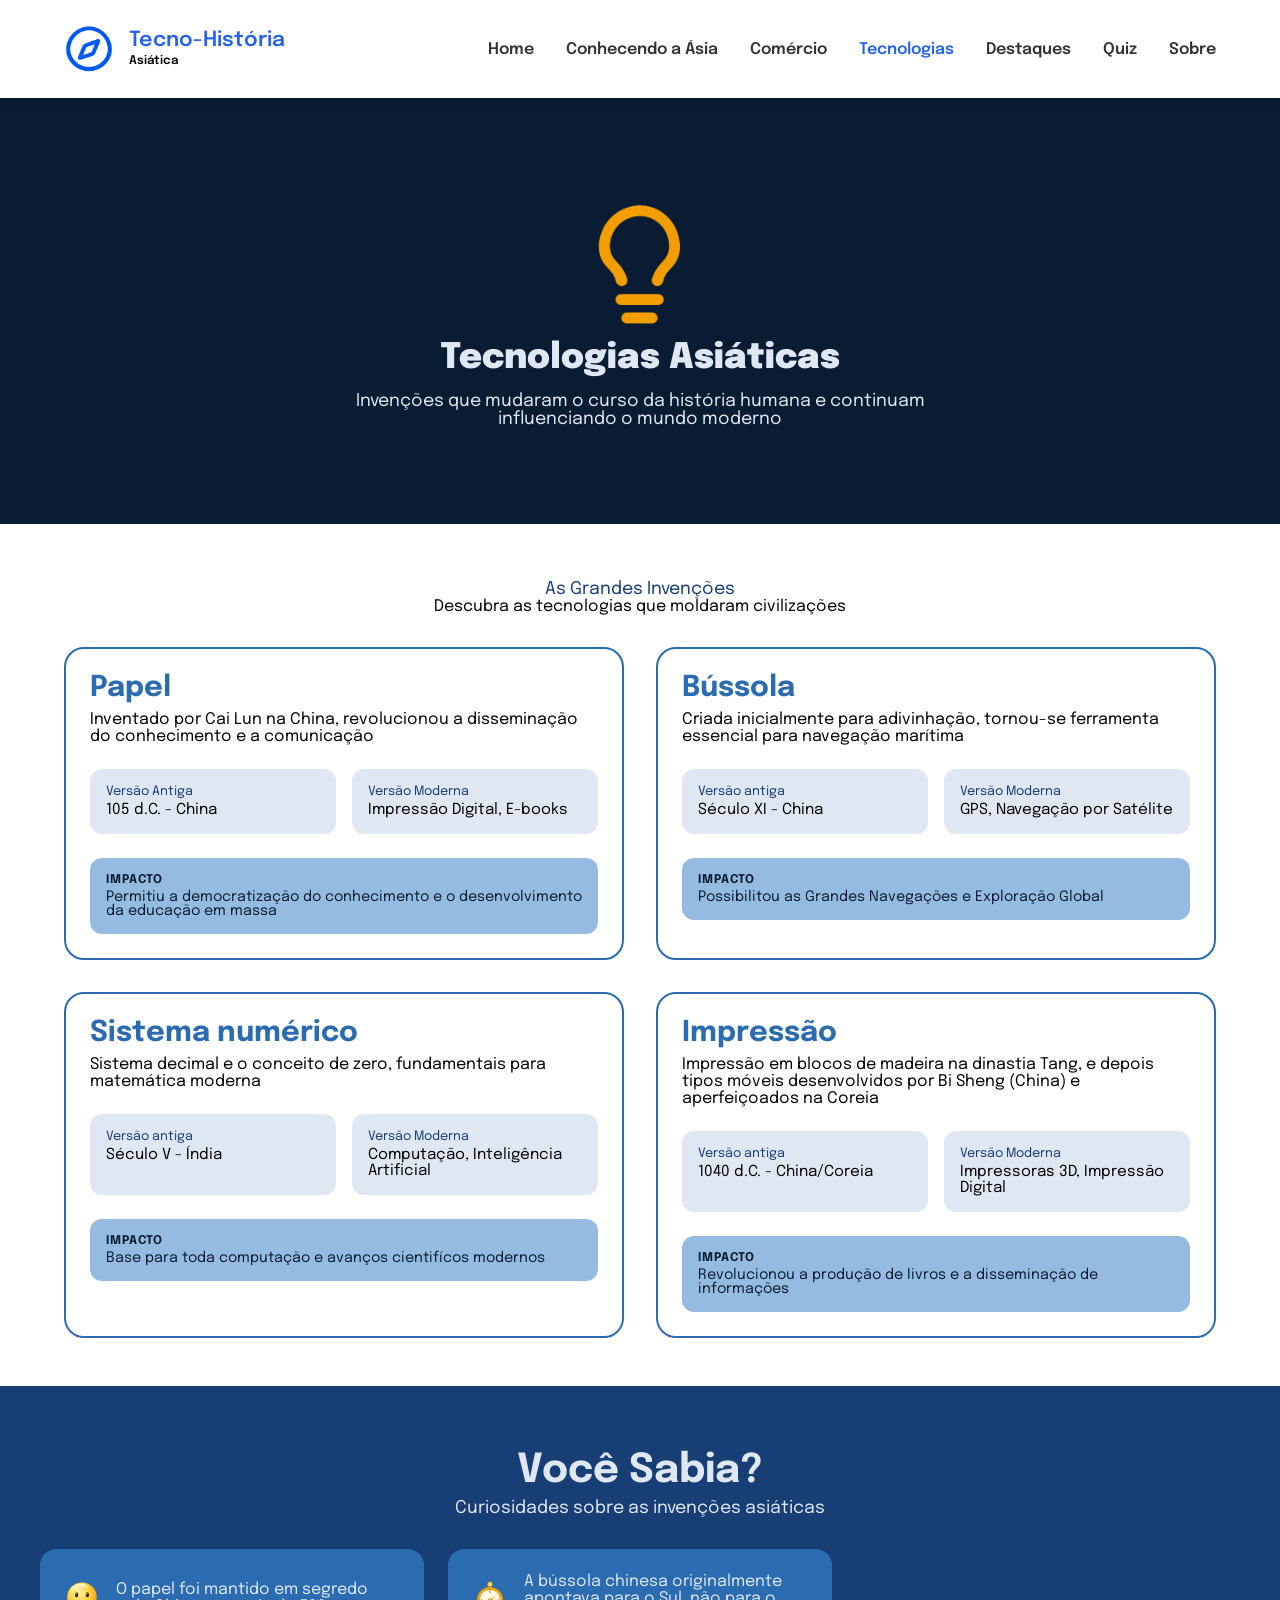
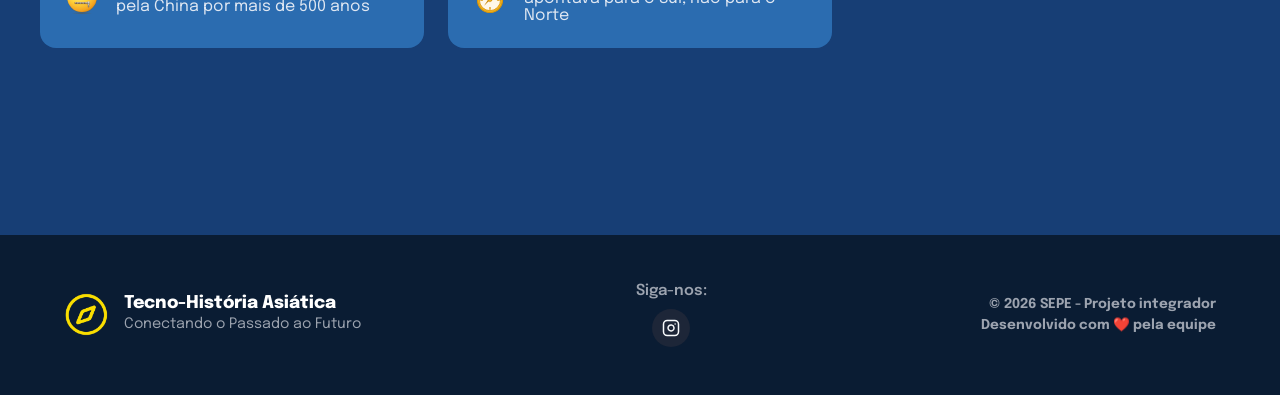
<file: src/html/tecnologias.html>
<!doctype html>
<html lang="pt-br">
  <head>
    <meta charset="UTF-8">
    <meta name="viewport" content="width=device-width, initial-scale=1.0">
    <title>Tecnologias ásiaticas</title>
    <link rel="stylesheet" href="../css/reset.css">
    <link rel="stylesheet" href="../css/header-footer.css">
    <link rel="stylesheet" href="../css/tecnologias.css">
  </head>
  <body>
      <header>
    <a href="../../index.html">
        <img src="../../assets/icons/logonew.png" alt="Logo Tecno-História">
        <h1>
            Tecno-História
            <span>Asiática</span>
        </h1>
    </a>

    <input type="checkbox" id="menu">
    <label for="menu" class="botao-menu">☰</label>

    <ul>
        <li><a href="../../index.html">Home</a></li>
        <li><a href="conhecendo.html">Conhecendo a Ásia</a></li>
        <li><a href="comercio.html">Comércio</a></li>
        <li><a href="tecnologias.html">Tecnologias</a></li>
        <li><a href="destaques.html">Destaques</a></li>
        <li><a href="quiz.html">Quiz</a></li>
        <li><a href="sobre.html">Sobre</a></li>
    </ul>
</header>
    <main>
        <section class="banner">
        <img src="../../assets/icons/logotecno.png" alt="">
            <h2>
                Tecnologias Asiáticas
            </h2>
            
            <p>
                Invenções que mudaram o curso da história humana e continuam influenciando o mundo moderno 
            </p>
        </section>
    
      <section class="invencoes">
        <h2>As Grandes Invenções</h2>
        <h3>Descubra as tecnologias que moldaram civilizações</h3>
        <ul>
          <li class="orange">
            <h3>Papel</h3>
            <p>
              Inventado por Cai Lun na China, revolucionou a disseminação do
              conhecimento e a comunicação
            </p>
            <div class="blocos">
              <div class="antiga">
                <p>Versão Antiga</p>
                <h4>105 d.C. - China</h4>
              </div>
              <div class="moderna">
                <p>Versão Moderna</p>
                <h4>Impressão Digital, E-books</h4>
              </div>
            </div>
            <div class="impacto">
              <h4 class="impa">impacto</h4>
              <p>
                Permitiu a democratização do conhecimento e o desenvolvimento da
                educação em massa
              </p>
            </div>
          </li>
          <li class="blue">
            <h3>Bússola</h3>
            <p>
              Criada inicialmente para adivinhação, tornou-se ferramenta
              essencial para navegação marítima
            </p>
            <div class="blocos">
              <div class="antiga">
                <p>Versão antiga</p>
                <h4>Século XI - China</h4>
              </div>
              <div class="moderna">
                <p>Versão Moderna</p>
                <h4>GPS, Navegação por Satélite</h4>
              </div>
            </div>
            <div class="impacto">
              <h4 class="impa">impacto</h4>
              <p>Possibilitou as Grandes Navegações e Exploração Global</p>
            </div>
          </li>
          <li class="purple">
            <h3>Sistema numérico</h3>
            <p>
              Sistema decimal e o conceito de zero, fundamentais para matemática
              moderna
            </p>
            <div class="blocos">
              <div class="antiga">
                <p>Versão antiga</p>
                <h4>Século V - Índia</h4>
              </div>
              <div class="moderna">
                <p>Versão Moderna</p>
                <h4>Computação, Inteligência Artificial</h4>
              </div>
            </div>
            <div class="impacto">
              <h4 class="impa">Impacto</h4>
              <p>Base para toda computação e avanços cientifícos modernos</p>
            </div>
          </li>
          <li class="green">
            <h3>Impressão</h3>
            <p>
              Impressão em blocos de madeira na dinastia Tang, e depois tipos móveis desenvolvidos por Bi Sheng (China) e aperfeiçoados na
              Coreia
            </p>
            <div class="blocos">
              <div class="antiga">
                <p>Versão antiga</p>
                <h4>1040 d.C. - China/Coreia</h4>
              </div>
              <div class="moderna">
                <p>Versão Moderna</p>
                <h4>Impressoras 3D, Impressão Digital</h4>
              </div>
            </div>
            <div class="impacto">
              <h4 class="impa">impacto</h4>
              <p>
                Revolucionou a produção de livros e a disseminação de
                informações
              </p>
            </div>
          </li>
        </ul>
      </section>
      <section class="curiosidades">
        <h2>Você Sabia?</h2>
        <h3>Curiosidades sobre as invenções asiáticas</h3>
        <ul>
          <li>
           <img src="../../assets/icons/silencio_v2.svg" alt="silencio">
            <p>
              O papel foi mantido em segredo pela China por mais de 500 anos
            </p>
          </li>
          <li>
            <img src="../../assets/icons/icone_bussola_dourada(1).svg" alt="mini bussola">
            <p>
              A bússola chinesa originalmente apontava para o Sul, não para o
              Norte
            </p>
          </li>
          <li>
            <img src="../../assets/icons/polvora_v2.svg" alt="quimica">
            <p>
              A pólvora foi descoberta acidentalmente por alquimistas buscando o
              elixir da imortalidade
            </p>
          </li>
          <li>
            <img src="../../assets/icons/livro_coreano.svg" alt="livros">
            <p>
              A Coreia imprimiu o primeiro livro com tipos móveis de metal 200
              anos antes de Gutenberg
            </p>
          </li>
          <li>
            <img src="../../assets/icons/zero_india.svg" alt="zero">
            <p>
              O zero foi inventado na Índia e revolucionou a matemática mundial
            </p>
          </li>
          <li>
            <img src="../../assets/icons/computador.svg" alt="computador">
            <p>
              Sem as invenções asiáticas, a era digital moderna não existiria
            </p>
          </li>
        </ul>
      </section>
    </main>
    <!-- RODAPÉ PADRÃO -->
    <footer>
        <div class="footer-content">
            <div class="footer-left">
                <img src="../../assets/icons/logo_tellow.png" alt="Logo Tecno-História Asiática">
                <div>
                    <strong>Tecno-História Asiática</strong>
                    <p>Conectando o Passado ao Futuro</p>
                </div>
            </div>
            <div class="footer-social">
                <span>Siga-nos:</span>
                <div class="social-icons">
                    <a href="https://www.instagram.com/tecnohistoria_asiatica?stkn=Y3NwOWZsYmV5bW9r" target="_blank" rel="noopener noreferrer" aria-label="Instagram">
                        <svg xmlns="http://www.w3.org/2000/svg" width="20" height="20" viewBox="0 0 24 24" fill="none" stroke="currentColor" stroke-width="2" stroke-linecap="round" stroke-linejoin="round">
                            <rect x="2" y="2" width="20" height="20" rx="5" ry="5"></rect>
                            <path d="M16 11.37A4 4 0 1 1 12.63 8 4 4 0 0 1 16 11.37z"></path>
                            <line x1="17.5" y1="6.5" x2="17.51" y2="6.5"></line>
                        </svg>
                    </a>
                </div>
            </div>
            <div class="footer-right">
                <p>&copy; 2026 SEPE - Projeto integrador</p>
                <p>Desenvolvido com ❤️ pela equipe</p>
            </div>
        </div>
    </footer>
    <script src="../js/scrollreveal.min.js"></script>
    <script src="../js/tecnologias.js"></script>
    <script src="../js/header-footer.js"></script>
    <script src="../js/correcaoAutomatica.js"></script>
  </body>
</html>
</file>
<file: src/css/header-footer.css>
header {
   padding: 15px 20px;
   text-align: center;
   background-color: #FFFFFF;
   box-shadow: 0 2px 10px rgba(0, 0, 0, 0.05);
   position: sticky;
   top: 0;
   z-index: 1000;
}

header > a {
   display: inline-flex;
   align-items: center;
   gap: 12px;
   text-decoration: none;
   text-align: left;
}
header h1 {
   color: #2563EB;
   font-size: 1.3rem;
   font-weight: 600;
   line-height: 1.2;
   margin: 0;
   display: flex;
   flex-direction: column;
}
header span {
   color: black;
   font-size: 0.75rem;
   font-weight: 600;
   display: block;
   text-align: left;
}
header a img {
   width: 50px;
   height: 50px;
   object-fit: cover;
   border-radius: 50%;
   margin: 0;
   transition: transform 0.3s ease-in-out;
}

header a img:hover {
  transform: rotate(180deg);
}


header ul {
   list-style: none;
   padding: 0;
}
header li {
   margin: 20px 0;
}
header a {
   text-decoration: none;
   color: #333333;
   font-weight: 600;
   transition: color 0.3s ease, transform 0.3s ease;
}
header a:hover {
   color: #2563EB;
}
.atual {
   color: #2563EB;
}

#menu {
   display: none;
}
.botao-menu {
   display: block;
   position: absolute;
   top: 18px;
   right: 20px;
   font-size: 26px;
   cursor: pointer;
   color: #111827;
   z-index: 1001;
}

footer {
   text-align: center;
   padding: 40px 20px;
   background-color: #0A1C33;
   color: white;
}
.footer-content {
   display: flex;
   flex-direction: column;
   gap: 30px;
   align-items: center;
}
.footer-left {
   display: flex;
   flex-direction: column;
   align-items: center;
   gap: 15px;
}
.footer-left img {
   width: 50px;
   height: 50px;
   border-radius: 50%;
   transition: transform 0.3s ease-in-out;
}
.footer-left img:hover {
  transform: rotate(180deg); 
}
footer strong {
   font-weight: 800;
   font-size: 1.1rem;
   display: block;
   margin-bottom: 5px;
}
footer div p {
   margin: 5px 0;
   font-weight: 400;
   color: #9CA3AF;
   font-size: 0.9rem;
}
.footer-social {
   display: flex;
   flex-direction: column;
   align-items: center;
   gap: 10px;
}
.footer-social span {
   font-size: 0.95rem;
   color: #9CA3AF;
   font-weight: 600;
}
.social-icons a {
   color: #F8FAFC;
   background-color: #1D2638;
   width: 44px;
   height: 44px;
   border-radius: 50%;
   display: flex;
   align-items: center;
   justify-content: center;
   transition: all 0.7s ease;
   text-decoration: none;
}
.social-icons a:hover {
   background-color: #F49F0A;
   color: #111827;
   transform: translateY(-5px);
}
.social-icons a svg {
   width: 20px;
   height: 20px;
}
.footer-right p {
   margin: 5px 0;
   font-weight: 700;
   color: #9CA3AF;
   font-size: 0.85rem;
}
@media (min-width: 768px) {
   .botao-menu {
       display: none;
   }
   header {
       display: flex;
       justify-content: space-between;
       align-items: center;
       padding: 1.5rem 5%;
       text-align: left;
   }
   header > a {
       gap: 15px;
   }
   header h1 img {
       width: 50px;
       height: 50px;
   }
   header h1 {
       margin: 0;
       font-size: 1.3rem;
   }
   header ul {
       position: static;
       width: auto;
       height: auto;
       display: flex;
       align-items: center;
       gap: 2rem;
       background: transparent;
       box-shadow: none;
       padding: 0;
   }
   header li {
       margin: 0;
   }
   footer {
       padding: 3rem 5%;
       text-align: left;
   }
   .footer-content {
       flex-direction: row;
       justify-content: space-between;
       align-items: center;
       gap: 0;
       width: 100%;
   }
   .footer-left {
       flex-direction: row;
       gap: 15px;
       text-align: left;
   }
   .footer-left img {
       width: 45px;
       height: 45px;
   }
   .footer-social {
       gap: 10px;
   }
   .social-icons a {
       width: 38px;
       height: 38px;
   }
   .social-icons a svg {
       width: 18px;
       height: 18px;
   }
   .footer-right {
       text-align: right;
   }
   footer p,
   footer div p {
       margin: 0.3rem 0;
   }
}
@media (max-width: 767px) {
   header ul {
       position: fixed;
       top: 0;
       right: 0;
       width: min(280px, 85vw);
       height: 100vh;
       height: 100dvh;
       margin: 0;
       padding: 80px 30px 30px;
       box-sizing: border-box;
       background-color: #FFFFFF;
       list-style: none;
       box-shadow: -5px 0 15px rgba(0, 0, 0, 0.15);
       transform: translateX(100%);
       transition: transform 0.3s ease;
       overflow-y: auto;
       z-index: 1000;
   }
   header li {
       margin: 20px 0;
   }
   header ul a {
       display: block;
       font-size: 18px;
       text-decoration: none;
   }
   #menu:checked ~ ul {
       transform: translateX(0);
   }
}
main img {
   transition: transform 0.3s ease;
}


main img:hover {
   transform: scale(1.03);
}
</file>
<file: src/css/style.css>
@import url('https://fonts.googleapis.com/css2?family=Epilogue:ital,wght@0,100..900;1,100..900&display=swap');

* {
    margin: 0;
    padding: 0;
    box-sizing: border-box;
}
body {
    font-family: 'Epilogue', sans-serif;
    color: #333;
    line-height: 1.6;
    background-color: #FFFFFF;
    opacity: 0;
    animation: fadeIn 0.5s ease-in-out forwards;
}
@keyframes fadeIn {
    from { opacity: 0; }
    to { opacity: 1; }
}

body.fade-out {
    opacity: 0 !important;
    transition: opacity 0.4s ease-in-out !important;
}

a {
    text-decoration: none;
    color: inherit;
}
.hero-home {
    background-color: #0A1C33;
    color: #FFFFFF;
    background: linear-gradient(90deg, #0A1C33, #052f66);
    text-align: center;
    padding: 6rem 1.5rem 20rem;
    display: flex;
    flex-direction: column;
    align-items: center;
    justify-content: center;
}

.tagline {
    color: #C49B3A; 
    font-size: 1.2rem;
    font-weight: 600;
    letter-spacing: 1.5px;
    margin-bottom: 1.5rem;
    text-transform: uppercase;
}

.hero-home h1 {
    font-size: 5.3rem;
    font-weight: 300;
    line-height: 1.1;
    margin-bottom: 1.5rem;
    text-align: center;
}

.hero-home h1 .highlight {
    font-weight: 800;
    display: block;
    background-image: linear-gradient(45deg, #317ed1, #6414a5);
    -webkit-background-clip: text;
    background-clip: text;
    -webkit-text-fill-color: transparent;
    color: transparent;
}

.hero-subtitle {
    font-size: 1.5rem;
    color: #E5E7EB;
    margin-bottom: 2.5rem;
    font-weight: 400;
}

.botoes-hero {
    display: flex;
    gap: 1rem;
    justify-content: center;
    flex-wrap: wrap;
    width: 100%;
}
.btn {
    padding: 1.2rem 3rem;
    border-radius: 8px;
    font-weight: 600;
    font-size: 0.95rem;
    transition: all 0.3s ease;
    cursor: pointer;
    display: inline-flex;
    align-items: center;
    justify-content: center;
    text-align: center;
}
.btn-primary {
    background-color: #2B6CB0;
    color: #FFFFFF;
    border: 2px solid #2B6CB0;
}

.btn-primary:hover{
    background-color: #175597;
}

.btn-outline {
    background-color: transparent;
    color: #FFFFFF;
    border: 1px solid #D1D5DB;
}

.btn-outline:hover {
    background-color: rgba(255, 255, 255, 0.1);
    border-color: #FFFFFF;
}

.explore-secao {
    background-color: #FFFFFF;
    padding: 4rem 5%;
    text-align: center;
}

.explore-secao h2 {
    font-size: 2.2rem;
    color: #0A1C33;
    font-weight: 800;
    margin-bottom: 1rem;
}

.explore-desc {
    font-size: 1.05rem;
    color: #374151;
    margin-bottom: 3rem;
    line-height: 1.5;
}

.grid-explore {
    display: grid;
    grid-template-columns: repeat(3, 1fr);
    gap: 2rem;
    max-width: 1050px;
    margin: 0 auto;
}

.card-explore {
    border: 2px solid #DFE7F2;
    border-radius: 16px;
    padding: 2rem 1.5rem;
    text-align: left;
    background-color: #FFFFFF;
    display: flex;
    flex-direction: column;
    transition: translate 0.3s ease, box-shadow 0.3s ease, border-color 0.3s ease;
}

.card-explore:hover {
    translate: 0 -5px;
    box-shadow: 0 7px 14px #C49B3A;
    border-color: #C49B3A;
}

.icon-box {
    color: #3B82F6;
    width: 70px;
    height: 48px;
    border-radius: 10px;
    display: flex;
    align-items: center;
    justify-content: center;
    font-size: 1.5rem;
    margin-bottom: 1.5rem;
}
.icon-box .engrenagem {
    width: 4rem;
}

.card-explore h3 {
    font-size: 1.3rem;
    font-weight: 800;
    color: #000000;
    margin-bottom: 0.8rem;
}

.card-explore p {
    font-size: 0.9rem;
    color: #333333;
    font-weight: 600;
    margin-bottom: 2rem;
    line-height: 1.5;
    flex-grow: 1;
}

.link-explorar {
    color: #2B6CB0;
    font-weight: 800;
    font-size: 0.95rem;
    margin-top: auto;
}

.link-explorar:hover {
    text-decoration: underline;
}

.cta-wrapper {
    background-color: #FFFFFF;
    width: 100%;
}

.cta-secao {
    background-color: #2B6CB0;
    color: #FFFFFF;
    padding: 4rem 1.5rem;
    text-align: center;
}

.cta-secao h2 {
    font-size: 2.2rem;
    font-weight: 800;
    margin-bottom: 1rem;
}

.cta-secao p {
    font-size: 1.1rem;
    margin-bottom: 2rem;
    font-weight: 600;
}

.btn-quiz {
    background-color: #cfa747;
    color: #FFFFFF;
    padding: 1rem 2.5rem;
    border-radius: 8px;
    font-weight: 800;
    font-size: 1.1rem;
    border: 2px solid #a8873b;
    transition: background-color 0.3s ease;
    display: inline-flex;
    align-items: center;
    justify-content: center;
    gap: 0.5rem;
    transition: translate 0.3s ease, box-shadow 0.3s ease, border-color 0.3s ease;
}

.btn-quiz:hover {
    background-color: #f0b52bdc;
    translate: 0 -5px ;
    box-shadow: 0 0 15px 7px #ffb404;
}

@media (max-width: 992px) {
    .grid-explore {
        grid-template-columns: repeat(2, 1fr);
    }
}

@media (max-width: 768px) {
    .hero-home {
        padding: 4rem 1rem;
    }

    .hero-home h1 {
        font-size: 4.5rem;
    }
    
    .botoes-hero {
        flex-direction: column;
        width: 100%;
        max-width: 100%;
    }

    .card-explore h3 {
    font-size: 1.8rem;
}


.icon-box {
    color: #3B82F6;
    width: 115px;
    height: 115px;
    border-radius: 10px;
    display: flex;
    align-items: center;
    justify-content: center;
    font-size: 1.5rem;
    margin-bottom: 1.5rem;
}

/* aumentar o icon box da engrenaagem!!!!! */
.icon-box img {
    color: #3B82F6;
    width: 110px;
    height: 110px;
    border-radius: 10px;
    display: flex;
    display: inline-block;
    align-items: center;
    justify-content: center;
    position: relative;
    right: 30px;
    font-size: 1.5rem;
    margin-bottom: 1.5rem;
}

    .btn {
        width: 100%;
    }
    
    .grid-explore {
        grid-template-columns: 1fr;
    }
    
    .explore-secao h2, .cta-secao h2 {
        font-size: 1.8rem;
    }

    .explore-secao {
        padding: 3rem 1.5rem;
    }
}
</file>
<file: src/css/conhecendo.css>
/*IMPORTAÇÃO DE FONTE E RESET BÁSICO */
@import url('https://fonts.googleapis.com/css2?family=Epilogue:ital,wght@0,100..900;1,100..900&display=swap');

* {
    margin: 0;
    padding: 0;
    box-sizing: border-box;
}

body {
    font-family: 'Epilogue', sans-serif;
    color: #333;
    line-height: 1.6;
    background-color: #F8F9FA;
}

a {
    text-decoration: none;
    color: inherit;
}

/* 
   HERO BANNER
*/
.hero-conhecendo {
    background-color: #0A1C33;
    color: #FFFFFF;
    text-align: center;
    padding: 5rem 2rem;
}

.hero-icon {
    font-size: 2.5rem;
    color: #FBBF24;
    margin-bottom: 1rem;
}
header img{
    width: 4vw;
}

.hero-conhecendo h2 {
    font-size: 3.2rem;
    font-weight: 800;
    margin-bottom: 1rem;
}

.hero-conhecendo img {
    width: 8rem;
    height: auto;
    margin-bottom: 1rem;
}

.hero-conhecendo p {
    font-size: 1.1rem;
    color: #D1D5DB;
    max-width: 650px;
    margin: 0 auto;
}

/* =========================================
   SUPERLATIVOS
========================================= */
.superlativos-secao {
    background-color: #E5E7EB;
    padding: 4rem 5%;
    text-align: center;
}

.superlativos-secao h2 {
    font-size: 2.2rem;
    font-weight: 800;
    color: #111827;
}

.subtitulo {
    color: #6B7280;
    margin-bottom: 2.5rem;
    font-size: 0.95rem;
}

.grid-superlativos {
    display: grid;
    grid-template-columns: repeat(4, 1fr);
    gap: 1.5rem;
    max-width: 1100px;
    margin: 0 auto;
}

.card-stat {
    background-color: #FFFFFF;
    padding: 2rem 1rem;
    border-radius: 12px;
    text-align: center;
    box-shadow: 0 4px 6px rgba(0,0,0,0.03);
    transition: translate 0.5s ease, box-shadow 0.3s ease, scale 0.5s ease
}

.card-stat:hover {
    translate: 0 -8px;
    scale: 1.03;
    box-shadow: 0 10px 20px rgba(0, 0, 0, 0.1);
}
.card-stat .icon {
    font-size: 1.8rem;
    margin-bottom: 0.5rem;
    color: #2563EB;
}

.card-stat h3 {
    font-size: 1.4rem;
    font-weight: 800;
    color: #111827;
    margin-bottom: 0.2rem;
}

.card-stat p {
    color: #6B7280;
    font-size: 0.85rem;
}

/* =========================================
   CIVILIZAÇÕES
========================================= */
.civilizacoes-secao {
    background-color: #E5E7EB;
    padding: 1rem 5% 5rem 5%;
    text-align: center;
}

.civilizacoes-secao h2 {
    font-size: 2.2rem;
    font-weight: 800;
    color: #111827;
}

.grid-civilizacoes {
    display: grid;
    grid-template-columns: repeat(2, 1fr);
    gap: 2rem;
    max-width: 1000px;
    margin: 0 auto;
   
}

.card-civilizacao {
    background-color: #FFFFFF;
    border-radius: 16px;
    padding: 2.5rem 2rem;
    text-align: left;
     transition: translate 0.8s ease, box-shadow 0.3s ease,scale 0.8s ease ;
}
.card-civilizacao:hover {
   translate: 0 -6px; 
   scale: 1.015;
   border: 1px solid #C49B3A;
   box-shadow: 0 8px 20px rgba(102, 88, 6, 0.623);
}

/* Bordas superiores e pontos decorativos */

.card-title {
    display: flex;
    align-items: center;
    gap: 10px;
    margin-bottom: 1.5rem;
}

.card-title h3 {
    font-size: 1.8rem;
    font-weight: 800;
    color: #111827;
}

.dot {
    width: 12px;
    height: 12px;
    border-radius: 50%;
    display: inline-block;
}

.dot.red { background-color: #C49B3A; }
.dot.orange { background-color: #C49B3A; }
.dot.pink { background-color: #C49B3A; }
.dot.blue { background-color: #C49B3A; }

.info-group {
    margin-bottom: 1.2rem;
}

.info-group .label {
    display: block;
    font-size: 0.8rem;
    color: #9CA3AF;
    margin-bottom: 0.1rem;
}

.info-group p {
    font-size: 0.95rem;
    color: #374151;
    font-weight: 500;
}

.info-group p.destaque {
    font-size: 1.1rem;
    font-weight: 700;
    color: #111827;
}

/* =========================================
   LINHA DO TEMPO
========================================= */
.linha-tempo-secao {
    background-color: #0A1C33;
    color: #C49B3A;
    padding: 7rem 5%;
    text-align: center;
}

.linha-tempo-secao h2 {
    font-size: 2.2rem;
    font-weight: 800;
}

.linha-tempo-secao .subtitulo {
    color: #9CA3AF;
}

.timeline-container {
    position: relative;
    max-width: 800px;
    margin: 3rem auto 0 auto;
}

.timeline-line {
    position: absolute;
    width: 2px;
    background-color: #2B6CB0;
    top: 0;
    bottom: 0;
    left: 50%;
    transform: translateX(-50%);
}

.timeline-item {
    padding: 1rem 0;
    position: relative;
    width: 50%;
    transition: all 0.8s ease-out;
}

.timeline-item.left {
    left: 0;
    padding-right: 2.5rem;
    text-align: right;
}

.timeline-item.right {
    left: 50%;
    padding-left: 2.5rem;
    text-align: left;
}

.timeline-item::after {
    content: '';
    position: absolute;
    width: 12px;
    height: 12px;
    background-color: #C49B3A;
    border-radius: 50%;
    top: 50%;
    transform: translateY(-50%);
    z-index: 1;
}

.timeline-item.left::after {
    right: -6px;
}

.timeline-item.right::after {
    left: -6px;
}

.timeline-content {
    background-color: #0A1C33;
    padding: 1.2rem 1.5rem;
    border-radius: 10px;
    border: 1px solid #2B6CB0;
}

.timeline-content h4 {
    color: #C49B3A;
    font-size: 1.1rem;
    font-weight: 700;
    margin-bottom: 0.3rem;
}

.timeline-content p {
    color: #DFE7F2;
    font-size: 0.9rem;
}

/* =========================================
   RESPONSIVIDADE
========================================= */
@media (max-width: 992px) {
    .grid-superlativos { grid-template-columns: repeat(2, 1fr); }
}

@media (max-width: 768px) {
    .hero-conhecendo h1 { font-size: 2.2rem; }
    .grid-superlativos { grid-template-columns: 1fr; }
    .grid-civilizacoes { grid-template-columns: 1fr; }

    /* Ajuste da linha do tempo no Mobile */
    .timeline-line { left: 20px; }
    
    .timeline-item {
        width: 100%;
        padding-left: 3rem !important;
        padding-right: 0 !important;
        text-align: left !important;
    }
    
    .timeline-item.left { left: 0; }
    .timeline-item.right { left: 0; }
    
    .timeline-item.left::after, .timeline-item.right::after {
        left: 14px;
    }
}

/* Efeito de entrada (a página surge suavemente ao carregar) */
body {
    opacity: 0;
    animation: fadeIn 0.5s ease-in-out forwards;
}

@keyframes fadeIn {
    from { opacity: 0; }
    to { opacity: 1; }
}

/* Classe ativada pelo JS quando você clica em um link para sair */
body.fade-out {
    opacity: 0 !important;
    transition: opacity 0.4s ease-in-out !important;
}

/* =========================================
   ANIMAÇÃO INTERATIVA (SCROLL) DA LINHA DO TEMPO
========================================= */
.oculto {
    opacity: 0;
    transform: translateY(50px);
}

.mostrar {
    opacity: 1 !important;
    transform: translateY(0) !important;
}
/* =========================================
   EFEITOS DE TOQUE / HOVER NA LINHA DO TEMPO
========================================= */

/* 1. Prepara o conteúdo para o efeito */
.timeline-content {
    cursor: pointer; /* Muda a setinha para a mãozinha de clique */
    transition: transform 0.3s ease, box-shadow 0.3s ease, background-color 0.3s ease, border-color 0.3s ease;
}

/* 2. O que acontece quando passas o rato ou tocas no card */
.timeline-item:hover .timeline-content,
.timeline-item:active .timeline-content {
    transform: scale(1.05); /* Dá um zoom de 5% no card */
    box-shadow: 0 10px 25px rgba(59, 130, 246, 0.4); /* Cria um brilho azul em volta */
    background-color: #253142; /* Deixa o fundo levemente mais claro */
    border-color: #3B82F6; /* A borda fica azul */
}

/* 3. Prepara a bolinha da linha para animar */
.timeline-item::after {
    transition: all 0.3s ease; /* Deixa a animação suave */
}

/* 4. O que acontece com a bolinha quando tocas no card correspondente */
.timeline-item:hover::after,
.timeline-item:active::after {
    transform: translateY(-50%) scale(1.6); /* A bolinha cresce 60% */
    background-color: #3B82F6; /* Muda de amarelo para azul */
    box-shadow: 0 0 15px #3B82F6; /* Adiciona um efeito neon/brilho na bolinha */
}

/* Faz o título dentro do card brilhar também */
.timeline-item:hover .timeline-content h4,
.timeline-item:active .timeline-content h4 {
    text-shadow: 0 0 8px rgba(251, 191, 36, 0.6);
}
</file>
<file: src/css/destaques.css>
@import url('https://fonts.googleapis.com/css2?family=Epilogue:wght@400;600;800&display=swap');

* {
    margin: 0;
    padding: 0;
    box-sizing: border-box;
}
body {
    font-family: 'Epilogue', sans-serif;
    color: #333;
    line-height: 1.6;
    background-color: #F8F9FA;
}

/* =========================================
   BANNER (TOPO)
========================================= */
.banner {
    text-align: center;
    padding: 6rem 2rem;
    background-color: #0A1C33; 
    color: white; 
    border-bottom: 4px solid #F59E0B; 
}

.banner h2 {
    font-size: 3rem;
    font-weight: 800;
    color: #F8FAFC;
    margin-bottom: 1rem;
}

.banner p {
    font-size: 1.2rem;
    color: #9CA3AF; 
    max-width: 600px;
    margin: 0 auto;
}
.banner div img{
    width: 8rem;
}

/* =========================================
   SEÇÃO NAÇÕES E IMPÉRIOS
========================================= */
.nacoes-intro {
    text-align: center;
    padding: 4rem 1rem;
    max-width: 800px;
    margin-left: auto;
    margin-right: auto;
}

.nacoes-intro h3 {
    font-size: 2rem;
    font-weight: 800;
    color: #1D2638;
    margin-bottom: 1.5rem;
    position: relative;
    display: inline-block;
}

.nacoes-intro h3::after {
    content: '';
    display: block;
    width: 100%;
    height: 4px;
    background-color: #F59E0B;
    margin: 0.1rem auto 0;
    border-radius: 2px;
}

.nacoes-intro p {
    font-size: 1.1rem;
    line-height: 1.6;
    color: #4B5563;
}

.carrosel{
    position: relative;
    width: 100%;
    max-width: 100vw;
    box-sizing: border-box;
    margin: 0 auto;
    overflow: hidden;
}

@keyframes fadeIn{
    from{
        opacity: 0;
        transform: scale(0.98);
    }
    to{
        opacity: 1;
        transform: scale(1);
    }
}

.slide{
    display: none;
    position: relative;
    width: 100%;
}

.slide.active{
    display: block;
    animation: fadeIn 0.3s ease-in-out forwards;
}

.slide img{
    width: 100%;
    height: 650px;
    object-fit: cover;
    display: block;
}

.overlay-card{
    position: absolute;
    top: 50%;
    left: 50%;
    transform: translate(-50%, -50%);
    background: rgba(255, 255, 255, 0.65);
    backdrop-filter: blur(5px);
    padding: 2rem;
    border-radius: 16px;
    max-width: 650px;
    text-align: center;
}

.overlay-card h4{
    color: #d32f2f;
    margin-bottom: 0.5rem;
    font-size: 2.7rem;
    font-weight: 1000;
}

.carrosel-btn{
    position: absolute;
    top: 50%;
    transform: translateY(-50%);
    background: rgba(0, 0, 0, 0.5);
    color: white;
    border: none;
    font-size: 24px;
    padding: 10px 18px;
    cursor: pointer;
    border-radius: 25px;
    z-index: 10;
    transition: background 0.3s ease;
}

.carrosel-btn:hover{
    background: rgba(0, 0, 0, 0.8);
}

.carrosel-btn.prev{
    left: 15px;
}

.carrosel-btn.next{
    right: 15px;
}

/* =========================================
   RESPONSIVIDADE (DESKTOP)
========================================= */

@media (min-width: 992px) {
    .banner div img{
    width: 9vw;
}

.nacoes-intro{
  padding: 4rem;
}

.nacoes-intro h3{
  font-size: 2.5rem;
}

body {
    opacity: 0;
    animation: fadeIn 0.5s ease-in-out forwards;
}

@keyframes fadeIn {
    from { opacity: 0; }
    to { opacity: 1; }
}

/* Classe ativada pelo JS quando você clica em um link para sair */
body.fade-out {
    opacity: 0 !important;
    transition: opacity 0.4s ease-in-out !important;
}
}
@media (max-width: 768px) {
.slide img{
    height: 400px;
}

.overlay-card{
    width: 88%;
    padding: 2rem;
    max-height: 80%;
    overflow-y: auto;
}

.overlay-card h4{
    font-size: 1.5rem;
}

.overlay-card p{
    font-size: 0.9rem;
    line-height: 1.3;
}

.carrosel-btn{
    padding: 6px 12px;
    font-size: 16px;
}

.carrosel-btn.prev{
    left: 5px;
}

.carrosel-btn.next{
    right: 5px;
}
}
</file>
<file: src/css/quiz.css>
@import url('https://fonts.googleapis.com/css2?family=Epilogue:wght@400;600;800&display=swap');

* {
    margin: 0;
    padding: 0;
    box-sizing: border-box;
}

body {
    font-family: 'Epilogue', sans-serif;
    background-color: #111827; 
    opacity: 0;
    animation: fadeIn 0.5s ease-in-out forwards;
}

body.fade-out {
    opacity: 0 !important;
    transition: opacity 0.4s ease-in-out !important;
}

main{
  border-top: 10px solid #F59E0B; 
}

.main-quiz {
    display: flex;
    flex-direction: column;
    min-height: 80vh;
}

.quiz-content-wrapper {
    flex: 1;
    display: flex;
    flex-direction: column;
    align-items: center;
    padding: 4rem 1rem;
}

.white-band {
    background-color: #F59E0B;
    height: 10px;
    width: 100%;
}

.quiz-title-box {
    background-color: #1D2638;
    border-radius: 12px;
    padding: 1.5rem 3rem;
    text-align: center;
    margin-bottom: 3rem;
}

.quiz-title-box h1 {
    color: #F8FAFC;
    font-size: 2.5rem;
    font-weight: 800;
    margin-bottom: 0.5rem;
}

header img{
    width: 4vw;
}

.quiz-title-box p {
    color: #9CA3AF;
    font-size: 1.1rem;
}

.quiz-card {
    background-image: 
        radial-gradient(circle at 50% 50%, transparent 30%, rgba(0, 0, 0, 0.6) 100%),
        repeating-linear-gradient(90deg, transparent, transparent 10px, rgba(255, 255, 255, 0.02) 11px, transparent 12px),
        repeating-linear-gradient(0deg, transparent, transparent 15px, rgba(255, 255, 255, 0.03) 16px, transparent 17px),
        linear-gradient(135deg, #4A2E15 0%, #2A1708 100%);
    border: 2px solid #8B5A2B;
    border-radius: 4px 12px 6px 15px;
    box-shadow: 0 15px 35px rgba(0,0,0,0.5), inset 0 0 25px rgba(0, 0, 0, 0.5);
    width: 100%;
    max-width: 750px;
    padding: 2.5rem 3rem;
    position: relative;
}
.quiz-screen {
    display: none;
    flex-direction: column;
    animation: fadeIn 0.4s ease-in-out;
}

.quiz-screen.active {
    display: flex;
}

.hidden {
    display: none !important;
}

.quiz-header-info {
    display: flex;
    justify-content: space-between;
    margin-bottom: 1rem;
}

.info-text {
    color: #F8FAFC;
    font-weight: 800;
    font-size: 1rem;
}

.progress-bar-container {
    width: 100%;
    height: 10px;
    background-color: rgba(255, 255, 255, 0.2);
    border-radius: 10px;
    margin-bottom: 2rem;
    overflow: hidden;
}

.progress-fill {
    height: 100%;
    background-color: #3B82F6;
    width: 10%;
    border-radius: 10px;
    transition: width 0.4s ease;
}

#start-screen h2,
#start-screen p,
#question-text {
    color: #FFFFFF;
    text-align: center;
}

#question-text {
    font-size: 1.8rem;
    font-weight: 800;
    margin-bottom: 2rem;
    line-height: 1.3;
}

.options-grid {
    display: flex;
    flex-direction: column;
    gap: 1rem;
    margin-bottom: 2rem;
}

.option-btn {
    background-color: rgba(255, 255, 255, 0.1);
    border: 2px solid rgba(255, 255, 255, 0.2);
    border-radius: 12px;
    padding: 1.2rem;
    display: flex;
    align-items: center;
    cursor: pointer;
    transition: all 0.2s ease;
    text-align: left;
}

.option-btn:hover:not(:disabled) {
    transform: translateY(-2px);
    box-shadow: 0 6px 12px rgba(0,0,0,0.2);
    border-color: #F59E0B;
    background-color: rgba(255, 255, 255, 0.15);
}

.option-btn:disabled {
    cursor: not-allowed;
    opacity: 0.8;
}

.option-letter {
    background-color: #FBBF24;
    color: #2A1708;
    font-weight: 800;
    width: 35px;
    height: 35px;
    display: flex;
    align-items: center;
    justify-content: center;
    border-radius: 8px;
    margin-right: 1.2rem;
    flex-shrink: 0;
}

.option-text {
    color: #FFFFFF;
    font-size: 1.1rem;
    font-weight: 600;
}

.option-btn.correct {
    background-color: rgba(16, 185, 129, 0.25);
    border-color: #10B981; 
    animation: popIn 0.3s ease;
}

.option-btn.correct .option-letter {
    background-color: #10B981;
    color: white;
}

.option-btn.wrong {
    background-color: rgba(239, 68, 68, 0.25);
    border-color: #EF4444; 
    animation: shake 0.4s ease;
}

.option-btn.wrong .option-letter {
    background-color: #EF4444;
    color: white;
}

@keyframes shake {
    0%, 100% { transform: translateX(0); }
    20% { transform: translateX(-8px); }
    40% { transform: translateX(8px); }
    60% { transform: translateX(-4px); }
    80% { transform: translateX(4px); }
}

@keyframes popIn {
    0% { transform: scale(1); }
    50% { transform: scale(1.03); }
    100% { transform: scale(1); }
}

@keyframes fadeIn {
    from { opacity: 0; transform: translateY(10px); }
    to { opacity: 1; transform: translateY(0); }
}

.next-btn-container, #start-screen {
    display: flex;
    justify-content: center;
    flex-direction: column;
    align-items: center;
}

.btn-primary-quiz {
    background-color: #FBBF24;
    color: #2A1708;
    border: none;
    border-radius: 8px;
    padding: 1rem 3rem;
    font-size: 1.1rem;
    font-weight: 800;
    cursor: pointer;
    transition: background-color 0.3s;
    box-shadow: 0 4px 0 #D97706; 
    margin-top: 1rem;
    margin-bottom: 2rem;
}

.btn-primary-quiz:hover {
    background-color: #F59E0B;
    transform: translateY(2px);
    box-shadow: 0 2px 0 #D97706; 
}

#result-screen {
    text-align: center;
    align-items: center;
}

#result-screen h2 {
    color: #FFFFFF;
    font-size: 2.5rem;
    margin-bottom: 1rem;
}

#result-screen p {
    color: #E2E8F0;
    font-size: 1.1rem;
    margin-bottom: 2rem;
}

.score-circle {
    background-color: rgba(0, 0, 0, 0.3);
    width: 150px;
    height: 150px;
    border-radius: 50%;
    display: flex;
    flex-direction: column;
    align-items: center;
    justify-content: center;
    border: 5px solid #FBBF24;
    margin-bottom: 2rem;
    color: #FFFFFF;
    font-weight: 800;
    box-shadow: 0 10px 20px rgba(0,0,0,0.3);
}

.score-circle #final-score {
    font-size: 3.5rem;
    line-height: 1;
}

.explanation-box {
    background-color: rgba(239, 68, 68, 0.15);
    border-left: 4px solid #EF4444;
    border-radius: 0 8px 8px 0;
    padding: 1.5rem;
    margin-bottom: 2rem;
    animation: fadeIn 0.4s ease-in-out;
}

.explanation-box h4 {
    color: #EF4444;
    font-size: 1.2rem;
    font-weight: 800;
    margin-bottom: 0.5rem;
    display: flex;
    align-items: center;
}

.explanation-box p {
    color: #F8FAFC;
    font-size: 1.05rem;
    line-height: 1.5;
}

@media (max-width: 768px) {
    .quiz-card { padding: 2rem 1.5rem; }
    .quiz-title-box h1 { font-size: 1.8rem; }
    #question-text { font-size: 1.4rem; }
}
</file>
<file: src/css/sobre.css>
@import url('https://fonts.googleapis.com/css2?family=Epilogue:ital,wght@0,100..900;1,100..900&display=swap');

* {
    margin: 0;
    padding: 0;
    box-sizing: border-box;
}

body {
    font-family: 'Epilogue', sans-serif;
    color: #333;
    line-height: 1.6;
    background-color: #FFFFFF;
}

body {
    opacity: 0;
    animation: fadeIn 0.5s ease-in-out forwards;
}

@keyframes fadeIn {
    from { opacity: 0; }
    to { opacity: 1; }
}

body.fade-out {
    opacity: 0 !important;
    transition: opacity 0.4s ease-in-out !important;
}

a {
    text-decoration: none;
    color: inherit;
}

/* === SOBRE O PROJETO === */
.hero-sobre {
    background-color: #1D2638; 
    color: #FFFFFF;
    text-align: center;
    padding: 6rem 2rem 8rem 2rem;
}

.hero-icon {
    font-size: 3rem;
    margin-bottom: 1rem;
    color: #FBBF24;
}

.hero-sobre h2 {
    font-size: 3.2rem;
    font-weight: 800;
    margin-bottom: 1rem;
}
header img{
    width: 4vw;
}

.hero-sobre p {
    font-size: 1.1rem;
    color: #D1D5DB;
    max-width: 700px;
    margin: 0 auto;
}

/* === CARD INFORMAÇÕES DO PROJETO === */
.info-projeto-secao {
    padding: 0 5%;
    margin-top: -4rem; 
    margin-bottom: 5rem;
    display: flex;
    justify-content: center;
}

.card-projeto {
    background-color: #FFFFFF;
    border: 2px solid #c49b3a; 
    border-radius: 20px;
    padding: 3rem 4rem;
    text-align: center;
    max-width: 900px;
    box-shadow: 0 10px 25px rgba(0,0,0,0.1);
}

.icon-projeto {
    font-size: 3rem;
    color: #F59E0B;
    margin-bottom: 1rem;
}

.card-projeto h2 {
    font-size: 2rem;
    font-weight: 800;
    color: #0a1c33;
    margin-bottom: 0.5rem;
}

.subtitle-projeto {
    color: #6B7280;
    font-size: 1rem;
    font-weight: 600;
    margin-bottom: 2rem;
}

.texto-projeto {
    color: #374151;
    font-size: 1.05rem;
    line-height: 1.8;
    margin-bottom: 3rem;
}

.badges-container {
    display: flex;
    justify-content: center;
    gap: 1.5rem;
    flex-wrap: wrap;
}

.badge {
    padding: 1.5rem;
    border-radius: 12px;
    flex: 1;
    min-width: 200px;
    text-align: center;
    box-shadow: 0 4px 6px rgba(0,0,0,0.03);
    transition: transform 0.5s ease, box-shadow 0.3s ease;
}

.badge h3 {
    font-weight: 800;
    font-size: 1.1rem;
    margin: 0.5rem 0;
}

.badge p {
    font-size: 0.85rem;
    color: black;
}

.badge-icon {
    font-size: 2rem;
}

.badge:hover {
    transform: translateY(-8px) scale(1.03);
    box-shadow: 0 10px 20px rgba(0, 0, 0, 0.426);
}

.badge.missao { background-color: #e7e7e8; color: black; }
.badge.missao h3 { color: #c49b3a; }

.badge.visao { background-color: #e7e7e8; color: black; }
.badge.visao h3 { color: #c49b3a; }

.badge.valores { background-color: #e7e7e8; color: black; }
.badge.valores h3 { color: #c49b3a; }

/* === SEÇÃO NOSSA EQUIPE === */
.equipe-secao {
    padding: 4rem 5%;
    text-align: center;
}

.icon-section {
    font-size: 2.2rem;
    color: #3B82F6;
    margin-bottom: 0.5rem;
}

.equipe-secao h2, .tecnologias-secao h2 {
    font-size: 2.5rem;
    font-weight: 800;
    color: #111827;
}

.subtitle-section {
    color: #6B7280;
    margin-bottom: 4rem;
    font-size: 1.1rem;
}

.grid-equipe {
    display: grid;
    grid-template-columns: repeat(3, 1fr);
    gap: 2rem;
    max-width: 1000px;
    margin: 0 auto;
}

.card-membro {
    background-color: #FFFFFF;
    border-radius: 16px;
    padding: 2rem 1.5rem;
    box-shadow: 0 4px 10px rgba(0,0,0,0.05);
    text-align: left;
    display: flex;
    flex-direction: column;
    align-items: center;
    border: 2px solid transparent;
    transition: translate 0.3s ease,scale 0.3s ease, box-shadow 0.3s ease, border-color 0.3s ease;
}
.card-membro:hover{
    translate: 0 -8px;
    scale: 1.02;
    box-shadow: 0 10px 20px rgba(0, 0, 0, 0.438);
    outline: 2px solid #2B6CB0;
    outline-offset: -2px;
}

.foto-placeholder {
    width: 70px;
    height: 70px;
    border-radius: 50%;
    background-color: #E5E7EB;
    margin-bottom: 1.5rem;
    overflow: hidden;
}

.foto-placeholder img {
    width: 100%;
    height: 100%;
    object-fit: cover;
}

.card-membro h3 {
    font-size: 1.2rem;
    font-weight: 800;
    margin-bottom: 0.3rem;
}

.card-membro .cargo {
    font-size: 0.85rem;
    color: #111827;
    font-weight: 700;
    margin-bottom: 1rem;
}

.card-membro ul {
    list-style: none;
    font-size: 0.85rem;
    color: #4B5563;
    text-align: left;
    width: 100%;
}

.card-membro li {
    margin-bottom: 0.3rem;
}


.card-membro.azul { border-color: #dfe7f2; }
.card-membro.azul h3 { color: #2b6cb0; }

.card-membro.amarelo { border-color: #dfe7f2; }
.card-membro.amarelo h3 { color: #2b6cb0; }

.card-membro.vermelho { border-color: #dfe7f2; }
.card-membro.vermelho h3 { color: #2b6cb0; }

.card-membro.verde { border-color: #dfe7f2; }
.card-membro.verde h3 { color: #2b6cb0; }

.card-membro.roxo { border-color: #dfe7f2; }
.card-membro.roxo h3 { color: #2b6cb0; }

.card-membro.rosa { border-color: #dfe7f2; }
.card-membro.rosa h3 { color: #2b6cb0; }

/* === SEÇÃO TECNOLOGIAS UTILIZADAS === */
.tecnologias-secao {
    background-color: #dfe7f2;
    padding: 6rem 5%;
    text-align: center;
}

.grid-tecnologias {
    display: grid;
    grid-template-columns: repeat(3, 1fr);
    gap: 1.5rem;
    max-width: 1000px;
    margin: 0 auto;
}

.card-tech {
    background-color: #FFFFFF;
    padding: 2rem 1rem;
    border-radius: 16px;
    box-shadow: 0 4px 6px rgba(0,0,0,0.03);
    border: 1px solid #E5E7EB;
    transition: translate 0.5s ease,scale 0.3s ease , box-shadow 0.3s ease;
}

.card-tech:hover {
    translate: 0 -8px;
    scale: 1.03;
    box-shadow: 0 10px 20px rgba(0, 0, 0, 0.361);
}

.tech-icon {
    font-size: 2rem;
    width: 50px;
    height: 50px;
    margin: 0 auto 1rem auto;
    display: flex;
    align-items: center;
    justify-content: center;
    border-radius: 12px;
}

.card-tech h3 {
    font-size: 1.1rem;
    font-weight: 800;
    color: #111827;
    margin-bottom: 0.3rem;
}

.card-tech p {
    font-size: 0.8rem;
    color: #6B7280;
}

/* === SEÇÃO PROCESSO DE DESENVOLVIMENTO === */
.processo-secao {
    background-color: #173e75; /* Azul principal */
    color: #FFFFFF;
    padding: 6rem 5%;
    text-align: center;
}

.processo-secao h2 {
    font-size: 2.5rem;
    font-weight: 800;
    margin-bottom: 0.5rem;
}

.subtitle-processo {
    color: #DBEAFE;
    font-size: 1.1rem;
    margin-bottom: 4rem;
}

.grid-processo {
    display: grid;
    grid-template-columns: repeat(2, 1fr);
    gap: 2rem;
    max-width: 900px;
    margin: 0 auto;
}

.card-processo {
    background-color: rgba(255, 255, 255, 0.1); 
    padding: 2rem;
    border-radius: 12px;
    display: flex;
    align-items: flex-start;
    gap: 1.5rem;
    text-align: left;
    border: 1px solid rgba(255, 255, 255, 0.2);
    box-shadow: 0 4px 6px rgba(0,0,0,0.03);
    transition: translate 0.5s ease,scale 0.3s ease, box-shadow 0.3s ease, background-color 0.3s ease;
}

.card-processo:hover {
    translate: 0 -8px;
    scale: 1.03;
    box-shadow: 0 10px 20px rgba(0, 0, 0, 0.361);
    background-color:  rgba(255, 255, 255, 0.315);
}

.icon-processo {
    background-color: #c49b3a; /* Ícone transform: translateY(-8px) scale(1.03);
    box-shadow: 0 10px 20px rgba(0, 0, 0, 0.361);laranja/amarelo */
    color: #FFFFFF;
    width: 48px;
    height: 48px;
    border-radius: 10px;
    display: flex;
    align-items: center;
    justify-content: center;
    font-size: 1.5rem;
    flex-shrink: 0;
}

.card-processo h3 {
    font-size: 1.2rem;
    font-weight: 800;
    margin-bottom: 0.5rem;
}

.card-processo p {
    font-size: 0.95rem;
    color: #E0E7FF;
    line-height: 1.5;
}

/* === RESPONSIVIDADE (Celulares e Tablets) === */
@media (max-width: 992px) {
    .grid-equipe {
        grid-template-columns: repeat(2, 1fr);
    }
    .grid-tecnologias {
        grid-template-columns: repeat(2, 1fr);
    }
    .card-projeto {
        padding: 2rem;
    }
}

@media (max-width: 768px) {
    .hero-sobre h2 { font-size: 2.2rem; }
    
    .grid-equipe, .grid-tecnologias, .grid-processo {
        grid-template-columns: 1fr;
    }
    
    .badges-container {
        flex-direction: column;
    }
    
    .info-projeto-secao {
        margin-top: -2rem;
    }
    
    .equipe-secao h2, .tecnologias-secao h2, .processo-secao h2 {
        font-size: 2rem;
    }
}
</file>
<file: src/css/tecnologias.css>
@import url('https://fonts.googleapis.com/css2?family=Epilogue:ital,wght@0,100..900;1,100..900&family=Fredoka:wght@300..700&family=Nunito:ital,wght@0,200..1000;1,200..1000&family=Oswald:wght@200..700&display=swap');

html {
  font-family: "Epilogue", sans-serif;
  box-sizing: border-box;
}

*, *:before, *:after {
  box-sizing: inherit;
}

/* === Banner === */
.banner {
  background-color: #0A1C33; 
  color: #DFE7F2; 
  text-align: center;
  padding: 3rem 1.5rem;
}
.banner img{
  width: 8rem;
}
header img{
    width: 4vw;
}

.banner h2 {
  margin-bottom: 1rem;
  font-size: 2.2rem;
  font-weight: 900;
}

.banner p {
  font-size: 1.1rem;
  max-width: 600px;
  margin: 0 auto;
  color: #DFE7F2; 
}

/* === Invenções === */

section.invencoes {
  text-align: center;
  padding: 3rem 1.5rem;
}

section.invencoes h1 {
  font-size: 2rem;
  font-weight: bold;
}

section.invencoes h2 {
  font-size: 1.1rem;
  color: #173E75;
  margin-top: 0.5rem;
}

section.invencoes ul {
  list-style: none;
  padding: 0;
  margin: 2rem 0 0 0;
  display: flex;
  flex-direction: column;
  gap: 2rem;
}

section.invencoes ul li {
  text-align: left;
  border-style: solid;
  border-width: 2px;
  padding: 1.5rem;
  border-radius: 20px;
}

section.invencoes ul li img {
  width: 48px;
  height: auto;
  margin-bottom: 1rem;
}

section.invencoes ul li h3 {
  font-size: 1.8rem;
  font-weight: bold;
  margin-bottom: 0.5rem;
}

section.invencoes ul li.orange {
  border-color: #2B6CB0;
}
section.invencoes ul li.orange h3 {
  color: #2B6CB0;
}
section.invencoes ul li.orange .impacto {
  background-color: #488acf93; 
}

section.invencoes ul li.blue {
  border-color: #2B6CB0;
}
section.invencoes ul li.blue h3 {
  color: #2B6CB0;
}
section.invencoes ul li.blue .impacto {
  background-color: #488acf93; 
}

section.invencoes ul li.purple {
  border-color: #2B6CB0; 
}
section.invencoes ul li.purple h3 {
  color: #2B6CB0;
}
section.invencoes ul li.purple .impacto {
  background-color: #488acf93; 
}

section.invencoes ul li.green {
  border-color: #2B6CB0; 
}
section.invencoes ul li.green h3 {
  color: #2B6CB0;
}
section.invencoes ul li.green .impacto {
  background-color: #488acf93; 
}

section.invencoes ul li .blocos {
  display: flex;
  gap: 1rem;
  margin: 1.5rem 0;
}

section.invencoes ul li .blocos div {
  flex: 1;
  background-color: #DFE7F2;
  padding: 1rem;
  border-radius: 12px;
}

section.invencoes ul li .blocos p {
  color: #173E75; 
  font-size: 0.8rem;
  margin-bottom: 0.25rem;
}

section.invencoes ul li .blocos h4 {
  font-size: 0.95rem;
}

section.invencoes ul li .impacto {
  font-size: 0.9rem;
  color: #0A1C33;
  padding: 1rem;
  border-radius: 12px;
}

section.invencoes ul li .impacto h4 {
  text-transform: uppercase;
  font-size: 0.75rem;
  letter-spacing: 1px;
  margin-bottom: 0.25rem;
}
.impa{
  font-weight: bold;
}

/* === Curiosidades === */

section.curiosidades {
  text-align: center;
  background-color: #173E75; 
  color: #DFE7F2;
  padding: 3rem 1.5rem;
}

section.curiosidades h2 {
  font-size: 2.5rem;
  font-weight: bold;
}

section.curiosidades h3 {
  font-size: 1.1rem;
  margin-top: 0.5rem;
  margin-bottom: 2rem;
  font-weight: normal;
}

section.curiosidades ul {
  list-style: none;
  padding: 0;
  display: flex;
  flex-direction: column;
  gap: 1.5rem;
}

section.curiosidades ul li {
  background-color: #2B6CB0;
  padding: 1.5rem;
  border-radius: 16px;
  display: flex;
  align-items: center;
  gap: 1rem;
  text-align: left;
  transition: translate 0.3s ease,scale 0.3s ease, box-shadow 0.3s ease;
}
section.curiosidades ul li:hover{
    translate: 0 -2px;
    scale: 1.02;
    box-shadow: 0 10px 20px rgba(0, 0, 0, 0.438);
}

section.curiosidades ul li img {
  width: 36px;
  height: 36px;
  flex-shrink: 0;
}



@media only screen and (min-width: 768px) {
  
  .banner {
    padding: 4rem 2rem;
  }
  
  .banner h1 {
    font-size: 3rem;
  }

  section.invencoes {
    max-width: 90%;
    margin: 0 auto;
  }

  section.invencoes ul {
    display: grid;
    grid-template-columns: repeat(2, 1fr);
    gap: 2rem;
  }

  section.curiosidades ul {
    display: grid;
    grid-template-columns: repeat(2, 1fr);
    max-width: 90%;
    margin: 0 auto;
  }
}

@media only screen and (min-width: 1024px) {
  
  .banner {
    padding: 6rem 2rem;
  }

  .banner h1 {
    font-size: 4rem;
  }

  section.invencoes {
    max-width: 1200px;
  }

  section.curiosidades {
    padding: 4rem 2rem;
  }

  section.curiosidades ul {
    grid-template-columns: repeat(3, 1fr);
    max-width: 1200px;
  }
}
body {
    opacity: 0;
    animation: fadeIn 0.5s ease-in-out forwards;
}

@keyframes fadeIn {
    from { opacity: 0; }
    to { opacity: 1; }
}

body.fade-out {
    opacity: 0 !important;
    transition: opacity 0.4s ease-in-out !important;
}
</file>
